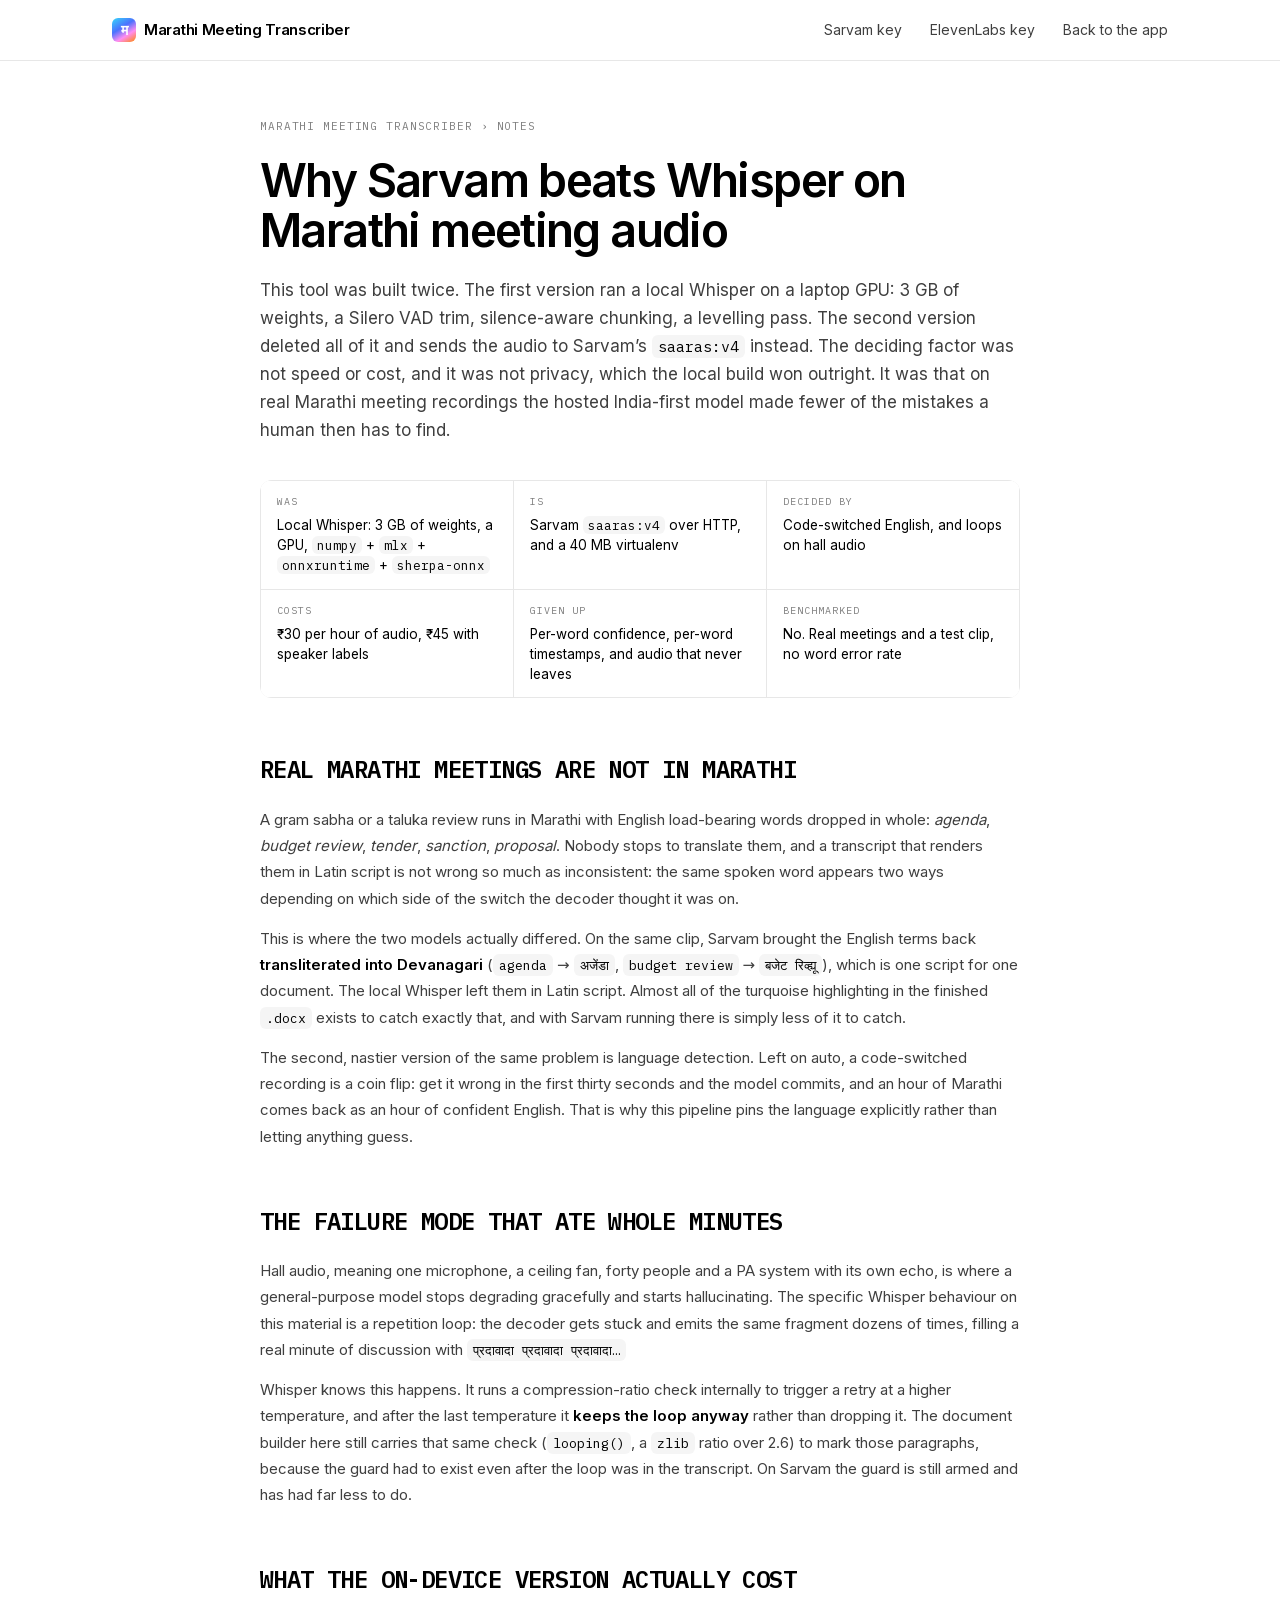
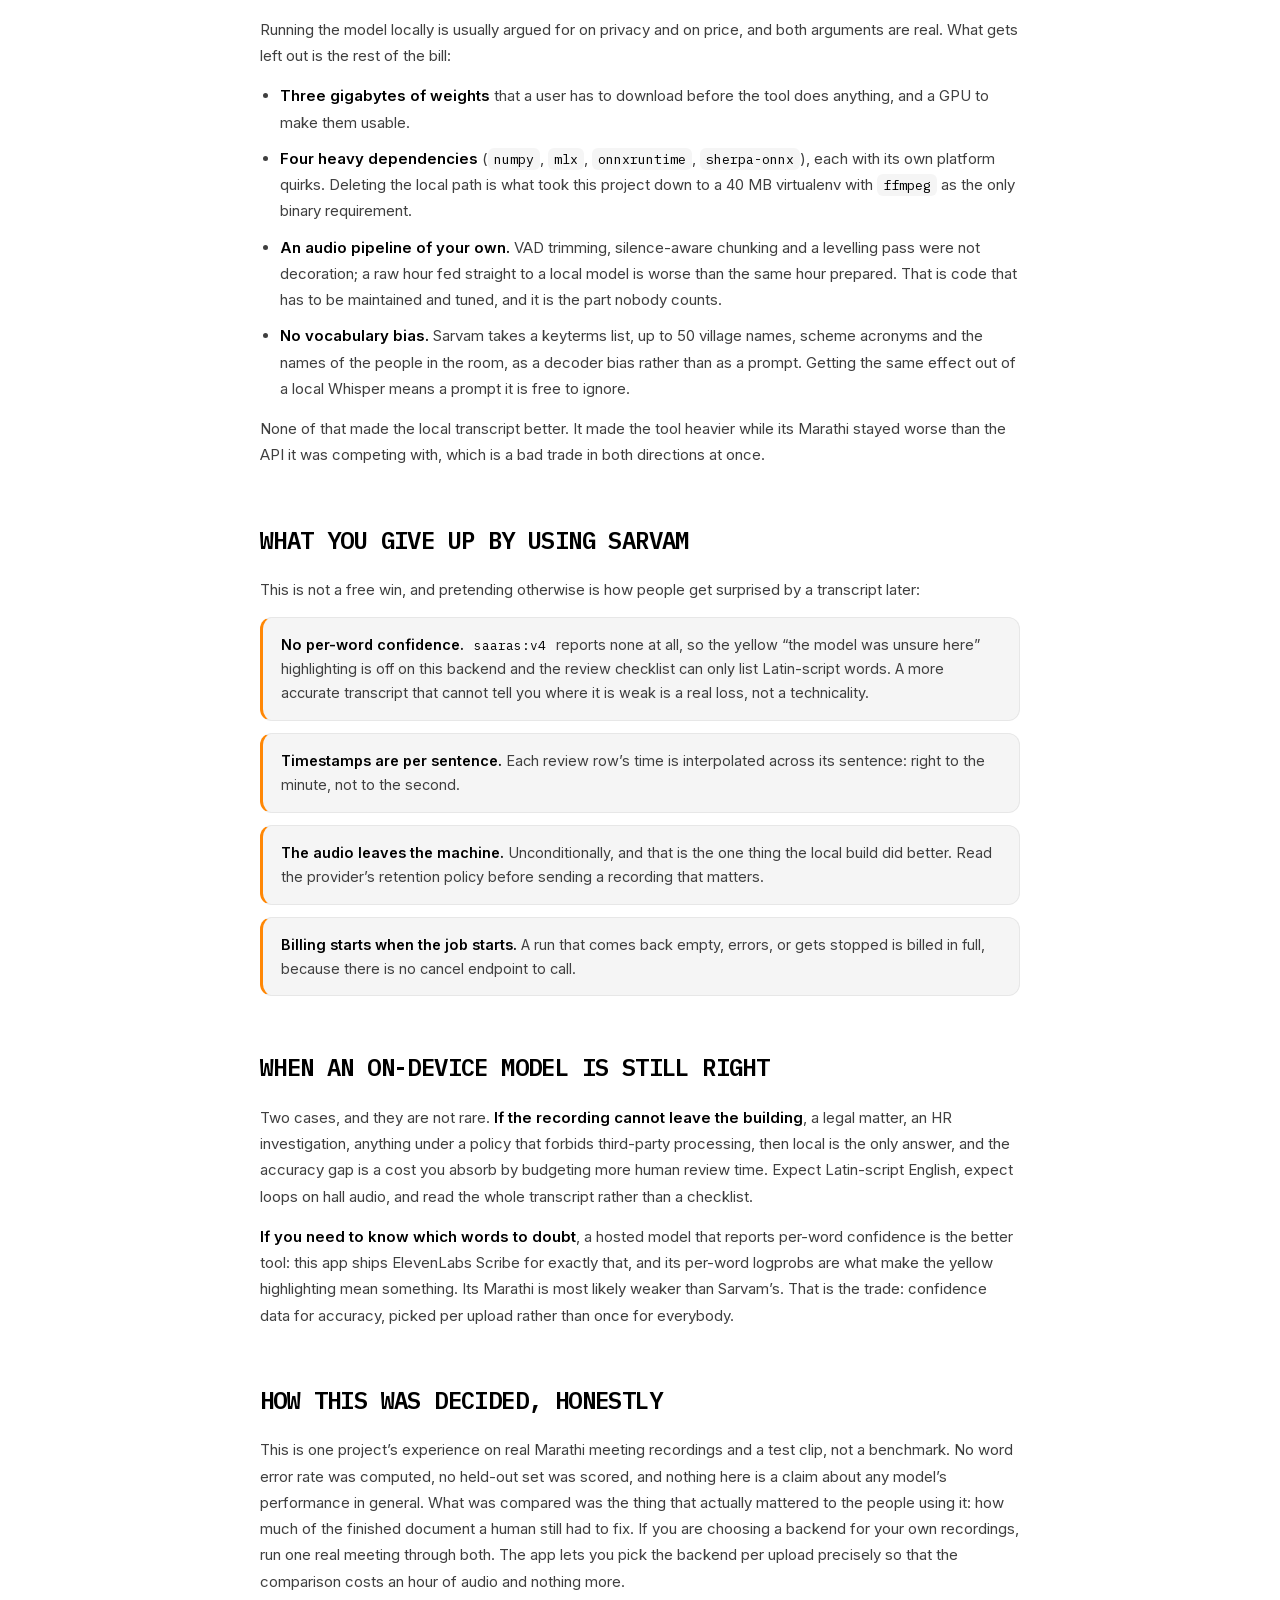
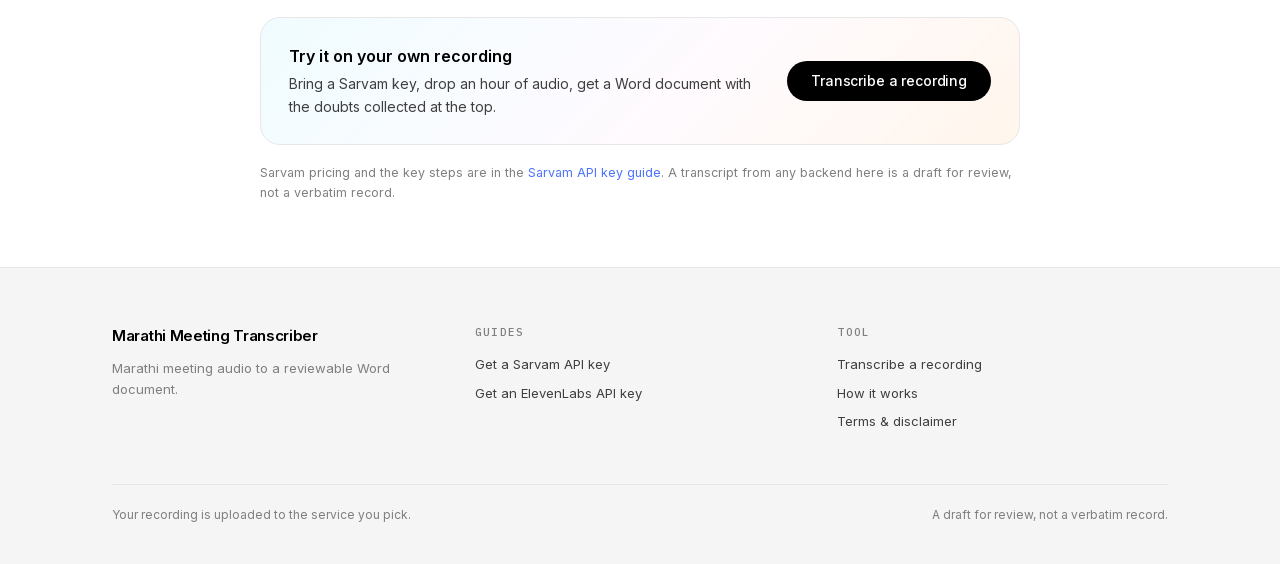
<file: static/blog-why-sarvam-marathi.html>
<!DOCTYPE html>
<html lang="en">
<head>
  <meta charset="utf-8" />
  <meta name="viewport" content="width=device-width, initial-scale=1" />
  <!--canonical-->
  <title>Why Sarvam beats Whisper on Marathi meeting audio</title>
  <meta name="description" content="This project shipped on a local Whisper build and then deleted it. What Sarvam's saaras:v4 did better on real Marathi meeting recordings, what it gives up, and when an on-device model is still the right call." />
  <meta name="robots" content="index,follow" />
  <meta property="og:type" content="article" />
  <meta property="og:title" content="Why Sarvam beats Whisper on Marathi meeting audio" />
  <meta property="og:description" content="What an India-first ASR model got right on code-switched Marathi that 3 GB of local weights did not, and the three things it gives up in exchange." />
  <link rel="stylesheet" href="/static/fonts.css" />
  <link rel="stylesheet" href="/static/style.css" />
  <link rel="stylesheet" href="/static/portal.css" />
  <link rel="icon" href="data:image/svg+xml,<svg xmlns='http://www.w3.org/2000/svg' viewBox='0 0 100 100'><defs><linearGradient id='g' x1='0' y1='0' x2='.7' y2='1'><stop offset='0' stop-color='%2337d7fa'/><stop offset='.4' stop-color='%234b72fe'/><stop offset='.68' stop-color='%23ff8df2'/><stop offset='1' stop-color='%23ff8705'/></linearGradient></defs><rect width='100' height='100' rx='22' fill='url(%23g)'/><text x='50' y='72' text-anchor='middle' font-family='system-ui' font-size='58' font-weight='700' fill='%23fff'>म</text></svg>" />
  <script type="application/ld+json">{"@context":"https://schema.org","@type":"BlogPosting","headline":"Why Sarvam beats Whisper on Marathi meeting audio","description":"What an India-first ASR model got right on code-switched Marathi that 3 GB of local weights did not, and the three things it gives up in exchange.","datePublished":"2026-09-11","inLanguage":"en","keywords":"Marathi transcription, Sarvam AI, saaras:v4, Whisper, on-device ASR, code-switching, Devanagari"}</script>
</head>
<body>

<header class="nav">
  <div class="wrap">
    <a class="brand" href="/"><span class="mark">म</span> Marathi Meeting Transcriber</a>
    <nav>
      <a href="/help/sarvam-api-key">Sarvam key</a>
      <a href="/help/elevenlabs-api-key">ElevenLabs key</a>
      <a href="/">Back to the app</a>
    </nav>
  </div>
</header>

<div class="wrap">
  <article class="guide">
    <p class="crumb"><a href="/">Marathi Meeting Transcriber</a> &rsaquo; Notes</p>
    <h1>Why Sarvam beats Whisper on Marathi meeting audio</h1>
    <p class="lede">This tool was built twice. The first version ran a local Whisper on
      a laptop GPU: 3 GB of weights, a Silero VAD trim, silence-aware chunking, a
      levelling pass. The second version deleted all of it and sends the audio to
      Sarvam&rsquo;s <code>saaras:v4</code> instead. The deciding factor was not speed
      or cost, and it was not privacy, which the local build won outright. It was that
      on real Marathi meeting recordings the hosted India-first model made fewer of the
      mistakes a human then has to find.</p>

    <dl class="facts">
      <div class="fact"><dt>Was</dt><dd>Local Whisper: 3 GB of weights, a GPU, <code>numpy</code> + <code>mlx</code> + <code>onnxruntime</code> + <code>sherpa-onnx</code></dd></div>
      <div class="fact"><dt>Is</dt><dd>Sarvam <code>saaras:v4</code> over HTTP, and a 40 MB virtualenv</dd></div>
      <div class="fact"><dt>Decided by</dt><dd>Code-switched English, and loops on hall audio</dd></div>
      <div class="fact"><dt>Costs</dt><dd>&#8377;30 per hour of audio, &#8377;45 with speaker labels</dd></div>
      <div class="fact"><dt>Given up</dt><dd>Per-word confidence, per-word timestamps, and audio that never leaves</dd></div>
      <div class="fact"><dt>Benchmarked</dt><dd>No. Real meetings and a test clip, no word error rate</dd></div>
    </dl>

    <h2 id="code-switching">Real Marathi meetings are not in Marathi</h2>
    <p>A gram sabha or a taluka review runs in Marathi with English load-bearing
      words dropped in whole: <em>agenda</em>, <em>budget review</em>, <em>tender</em>,
      <em>sanction</em>, <em>proposal</em>. Nobody stops to translate them, and a
      transcript that renders them in Latin script is not wrong so much as
      inconsistent: the same spoken word appears two ways depending on which side of
      the switch the decoder thought it was on.</p>
    <p>This is where the two models actually differed. On the same clip, Sarvam brought
      the English terms back <strong>transliterated into Devanagari</strong>
      (<code>agenda</code> &rarr; <code>अजेंडा</code>, <code>budget review</code> &rarr;
      <code>बजेट रिव्ह्यू</code>), which is one script for one document. The local
      Whisper left them in Latin script. Almost all of the turquoise highlighting in
      the finished <code>.docx</code> exists to catch exactly that, and with Sarvam
      running there is simply less of it to catch.</p>
    <p>The second, nastier version of the same problem is language detection. Left on
      auto, a code-switched recording is a coin flip: get it wrong in the first thirty
      seconds and the model commits, and an hour of Marathi comes back as an hour of
      confident English. That is why this pipeline pins the language explicitly rather
      than letting anything guess.</p>

    <h2 id="loops">The failure mode that ate whole minutes</h2>
    <p>Hall audio, meaning one microphone, a ceiling fan, forty people and a PA
      system with its own echo, is where a general-purpose model stops degrading
      gracefully and starts hallucinating. The specific Whisper behaviour on this
      material is a repetition loop: the decoder gets stuck and emits the same fragment dozens of
      times, filling a real minute of discussion with
      <code>प्रदावादा प्रदावादा प्रदावादा&hellip;</code></p>
    <p>Whisper knows this happens. It runs a compression-ratio check internally to
      trigger a retry at a higher temperature, and after the last temperature it
      <strong>keeps the loop anyway</strong> rather than dropping it. The document
      builder here still carries that same check (<code>looping()</code>, a
      <code>zlib</code> ratio over 2.6) to mark those paragraphs, because the guard
      had to exist even after the loop was in the transcript. On Sarvam the guard is
      still armed and has had far less to do.</p>

    <h2 id="local-cost">What the on-device version actually cost</h2>
    <p>Running the model locally is usually argued for on privacy and on price, and
      both arguments are real. What gets left out is the rest of the bill:</p>
    <ul class="plain">
      <li><strong>Three gigabytes of weights</strong> that a user has to download
        before the tool does anything, and a GPU to make them usable.</li>
      <li><strong>Four heavy dependencies</strong> (<code>numpy</code>,
        <code>mlx</code>, <code>onnxruntime</code>, <code>sherpa-onnx</code>),
        each with its own platform quirks. Deleting the local path is what took this
        project down to a 40 MB virtualenv with <code>ffmpeg</code> as the only
        binary requirement.</li>
      <li><strong>An audio pipeline of your own.</strong> VAD trimming, silence-aware
        chunking and a levelling pass were not decoration; a raw hour fed straight to
        a local model is worse than the same hour prepared. That is code that has to
        be maintained and tuned, and it is the part nobody counts.</li>
      <li><strong>No vocabulary bias.</strong> Sarvam takes a keyterms list, up
        to 50 village names, scheme acronyms and the names of the people in the room,
        as a decoder bias rather than as a prompt. Getting the same effect out of a
        local Whisper means a prompt it is free to ignore.</li>
    </ul>
    <p>None of that made the local transcript better. It made the tool heavier while
      its Marathi stayed worse than the API it was competing with, which is a bad
      trade in both directions at once.</p>

    <h2 id="tradeoffs">What you give up by using Sarvam</h2>
    <p>This is not a free win, and pretending otherwise is how people get surprised by
      a transcript later:</p>
    <ul class="watch">
      <li><strong>No per-word confidence.</strong> <code>saaras:v4</code> reports none
        at all, so the yellow &ldquo;the model was unsure here&rdquo; highlighting is
        off on this backend and the review checklist can only list Latin-script words.
        A more accurate transcript that cannot tell you where it is weak is a real
        loss, not a technicality.</li>
      <li><strong>Timestamps are per sentence.</strong> Each review row&rsquo;s time is
        interpolated across its sentence: right to the minute, not to the second.</li>
      <li><strong>The audio leaves the machine.</strong> Unconditionally, and that is
        the one thing the local build did better. Read the provider&rsquo;s retention
        policy before sending a recording that matters.</li>
      <li><strong>Billing starts when the job starts.</strong> A run that comes back
        empty, errors, or gets stopped is billed in full, because there is no cancel
        endpoint to call.</li>
    </ul>

    <h2 id="when-not">When an on-device model is still right</h2>
    <p>Two cases, and they are not rare. <strong>If the recording cannot leave the
      building</strong>, a legal matter, an HR investigation, anything under a
      policy that forbids third-party processing, then local is the only
      answer, and the accuracy gap is a cost you absorb by budgeting more human review
      time. Expect Latin-script English, expect loops on hall audio, and read the
      whole transcript rather than a checklist.</p>
    <p><strong>If you need to know which words to doubt</strong>, a hosted model that
      reports per-word confidence is the better tool: this app ships ElevenLabs Scribe
      for exactly that, and its per-word logprobs are what make the yellow
      highlighting mean something. Its Marathi is most likely weaker than
      Sarvam&rsquo;s. That is the trade: confidence data for accuracy, picked per
      upload rather than once for everybody.</p>

    <h2 id="method">How this was decided, honestly</h2>
    <p>This is one project&rsquo;s experience on real Marathi meeting recordings and a
      test clip, not a benchmark. No word error rate was computed, no held-out set was
      scored, and nothing here is a claim about any model&rsquo;s performance in
      general. What was compared was the thing that actually mattered to the people
      using it: how much of the finished document a human still had to fix. If you are
      choosing a backend for your own recordings, run one real meeting through both.
      The app lets you pick the backend per upload precisely so that the comparison
      costs an hour of audio and nothing more.</p>
  </article>
</div>

<div class="wrap">
  <div class="guide-cta">
    <div>
      <strong>Try it on your own recording</strong>
      <p>Bring a Sarvam key, drop an hour of audio, get a Word document with the
        doubts collected at the top.</p>
    </div>
    <a class="button" href="/">Transcribe a recording</a>
  </div>
  <p class="guide-note">Sarvam pricing and the key steps are in the
    <a href="/help/sarvam-api-key">Sarvam API key guide</a>. A transcript from any
    backend here is a draft for review, not a verbatim record.</p>
</div>

<footer>
  <div class="wrap">
    <div class="foot-cols">
      <div>
        <strong>Marathi Meeting Transcriber</strong>
        <p>Marathi meeting audio to a reviewable Word document.</p>
      </div>
      <div>
        <span class="label">Guides</span>
        <a href="/help/sarvam-api-key">Get a Sarvam API key</a>
        <a href="/help/elevenlabs-api-key">Get an ElevenLabs API key</a>
      </div>
      <div>
        <span class="label">Tool</span>
        <a href="/">Transcribe a recording</a>
        <a href="/#how">How it works</a>
        <a href="/terms">Terms &amp; disclaimer</a>
      </div>
    </div>
    <div class="foot-base">
      <span>Your recording is uploaded to the service you pick.</span>
      <span>A draft for review, not a verbatim record.</span>
    </div>
  </div>
</footer>

</body>
</html>
</file>
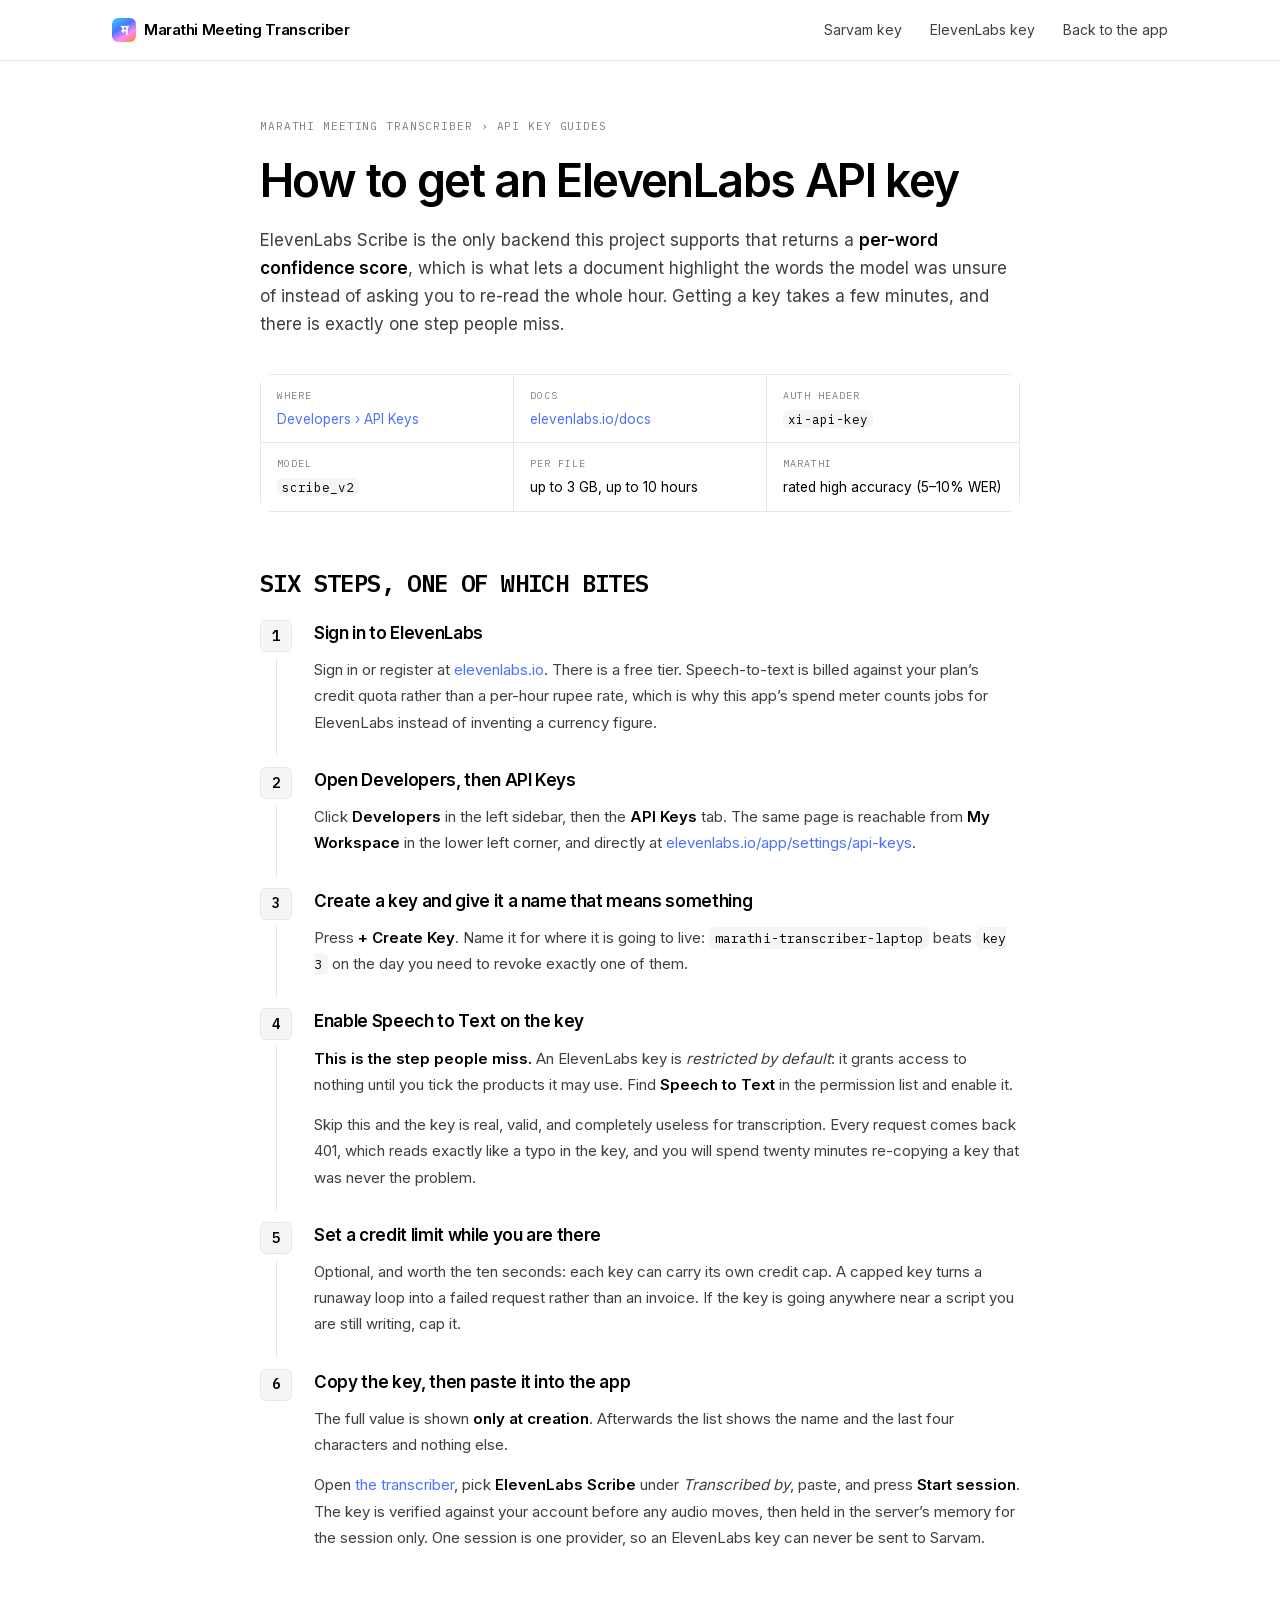
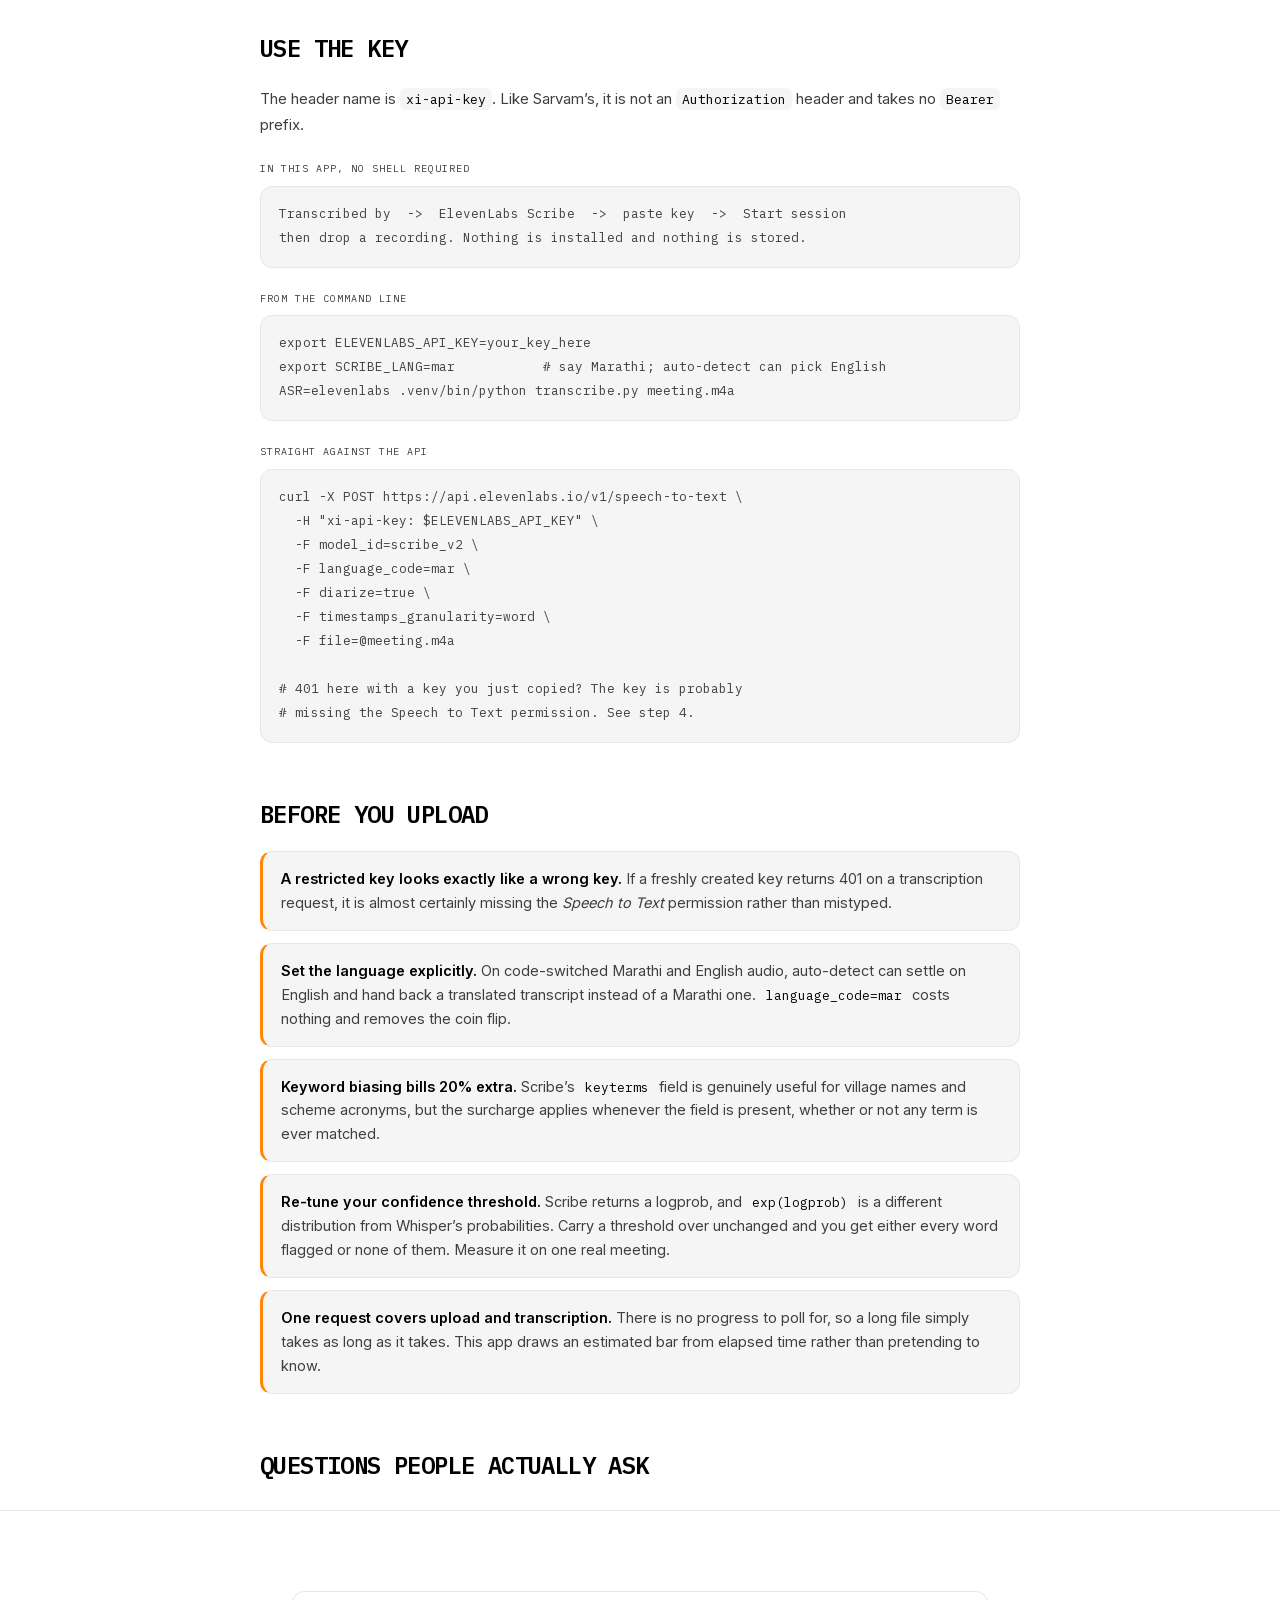
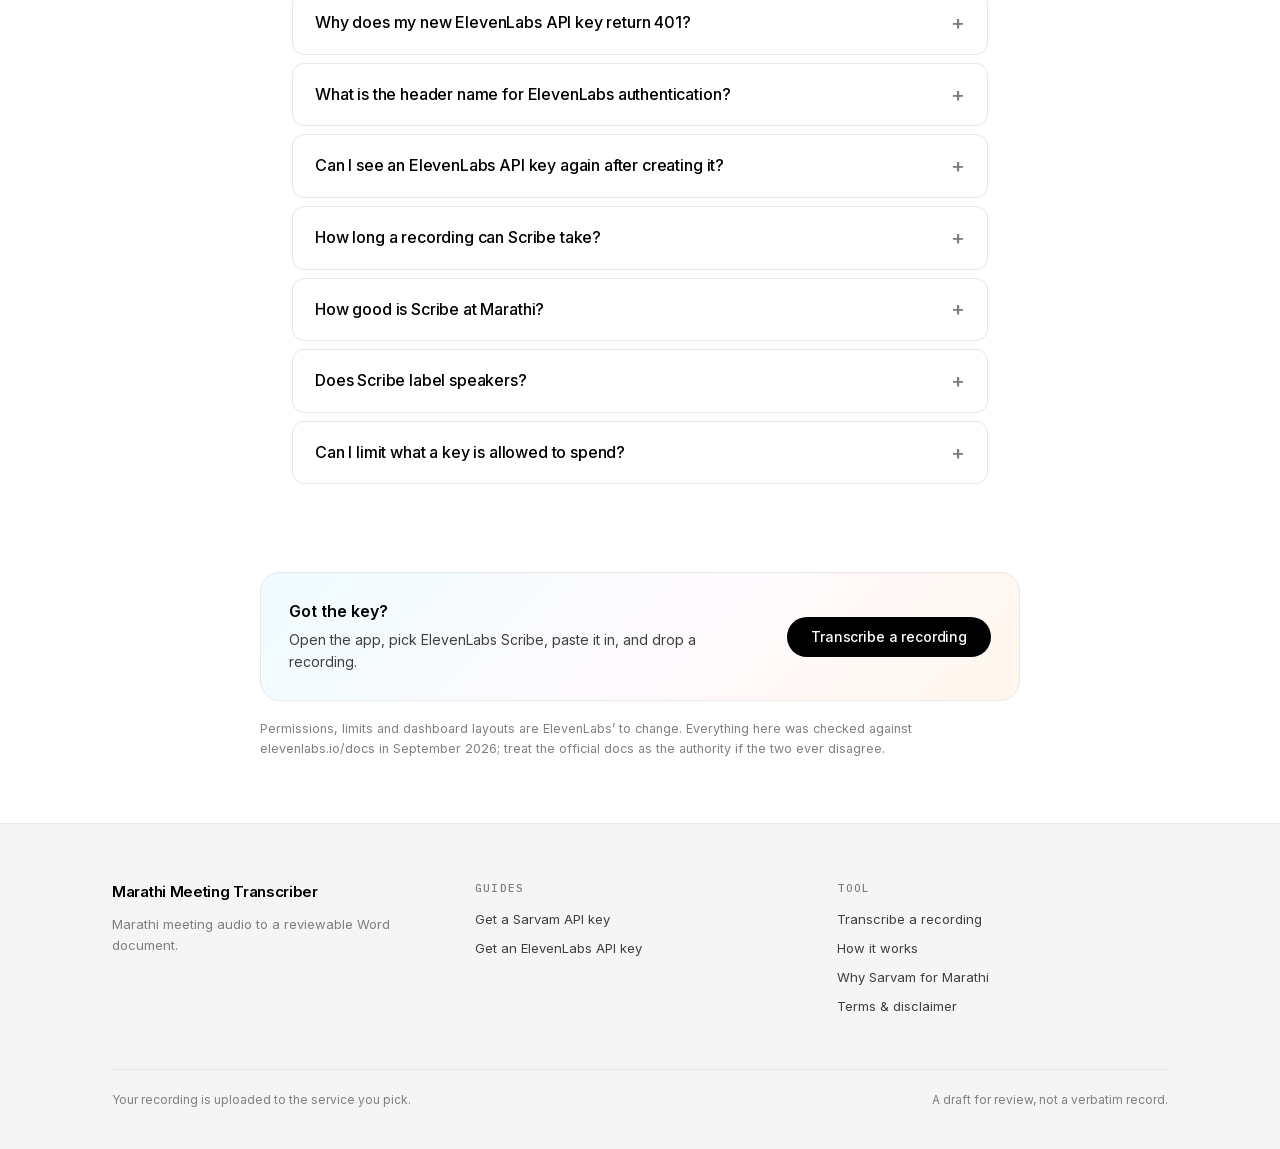
<file: static/help-elevenlabs-api-key.html>
<!DOCTYPE html>
<html lang="en">
<head>
  <meta charset="utf-8" />
  <meta name="viewport" content="width=device-width, initial-scale=1" />
  <!--canonical-->
  <title>How to get an ElevenLabs API key for Scribe speech-to-text (2026 guide)</title>
  <meta name="description" content="Create an ElevenLabs API key, enable the Speech to Text permission it needs, and use it to transcribe Marathi with Scribe v2. Steps, the restricted-key trap, and per-word confidence." />
  <meta name="robots" content="index,follow" />
  <meta property="og:type" content="article" />
  <meta property="og:title" content="How to get an ElevenLabs API key for Scribe speech-to-text (2026 guide)" />
  <meta property="og:description" content="Create an ElevenLabs API key, enable the Speech to Text permission it needs, and use it to transcribe Marathi with Scribe v2. Steps, the restricted-key trap, and per-word confidence." />
  <link rel="stylesheet" href="/static/fonts.css" />
  <link rel="stylesheet" href="/static/style.css" />
  <link rel="stylesheet" href="/static/portal.css" />
  <link rel="icon" href="data:image/svg+xml,<svg xmlns='http://www.w3.org/2000/svg' viewBox='0 0 100 100'><defs><linearGradient id='g' x1='0' y1='0' x2='.7' y2='1'><stop offset='0' stop-color='%2337d7fa'/><stop offset='.4' stop-color='%234b72fe'/><stop offset='.68' stop-color='%23ff8df2'/><stop offset='1' stop-color='%23ff8705'/></linearGradient></defs><rect width='100' height='100' rx='22' fill='url(%23g)'/><text x='50' y='72' text-anchor='middle' font-family='system-ui' font-size='58' font-weight='700' fill='%23fff'>म</text></svg>" />
  <script type="application/ld+json">[{"@context": "https://schema.org", "@type": "HowTo", "name": "How to get an ElevenLabs API key for Scribe speech-to-text (2026 guide)", "description": "Create an ElevenLabs API key, enable the Speech to Text permission it needs, and use it to transcribe Marathi with Scribe v2. Steps, the restricted-key trap, and per-word confidence.", "totalTime": "PT5M", "step": [{"@type": "HowToStep", "position": 1, "name": "Sign in to ElevenLabs", "text": "Sign in or register at elevenlabs.io. A free tier exists; Scribe usage is billed against your plan's credit quota."}, {"@type": "HowToStep", "position": 2, "name": "Open Developers, then API Keys", "text": "Click Developers in the left sidebar and choose the API Keys tab. It can also be reached from My Workspace in the lower left."}, {"@type": "HowToStep", "position": 3, "name": "Create a key and give it a name that means something", "text": "Press Create Key and name it for where it will be used, so that revoking the right one later is obvious."}, {"@type": "HowToStep", "position": 4, "name": "Enable Speech to Text on the key", "text": "This is the step people miss. New keys are restricted by default and grant no product access until you tick it. Enable Speech to Text or every transcription request fails with 401."}, {"@type": "HowToStep", "position": 5, "name": "Set a credit limit while you are there", "text": "Optionally cap how many credits this key may spend. A cap turns a runaway loop into a failed request instead of an invoice."}, {"@type": "HowToStep", "position": 6, "name": "Copy the key, then paste it into the app", "text": "The full key is shown only at creation; afterwards only the last four characters are visible. Copy it, then paste it into the transcriber and press Start session."}]}, {"@context": "https://schema.org", "@type": "FAQPage", "mainEntity": [{"@type": "Question", "name": "Why does my new ElevenLabs API key return 401?", "acceptedAnswer": {"@type": "Answer", "text": "Because new keys are restricted by default and grant no product access until you enable it. Open the key in Developers > API Keys and tick Speech to Text. A key without that permission is valid but rejects every transcription request, which is indistinguishable from a wrong key."}}, {"@type": "Question", "name": "What is the header name for ElevenLabs authentication?", "acceptedAnswer": {"@type": "Answer", "text": "xi-api-key. It is not an Authorization header and there is no Bearer prefix."}}, {"@type": "Question", "name": "Can I see an ElevenLabs API key again after creating it?", "acceptedAnswer": {"@type": "Answer", "text": "No. The full value appears only at creation. Afterwards the dashboard shows the key's name and its last four characters. If you lose it, create a new key and delete the old one."}}, {"@type": "Question", "name": "How long a recording can Scribe take?", "acceptedAnswer": {"@type": "Answer", "text": "Up to 3 GB and up to 10 hours per request in standard mode, which is far beyond any normal meeting. Sarvam, by contrast, caps a single file at 2 hours."}}, {"@type": "Question", "name": "How good is Scribe at Marathi?", "acceptedAnswer": {"@type": "Answer", "text": "ElevenLabs rates Marathi in its high-accuracy band, between 5% and 10% word error rate. For code-switched meeting audio it is a reasonable choice, and it is the only option here that reports per-word confidence, so uncertain words can be highlighted for review."}}, {"@type": "Question", "name": "Does Scribe label speakers?", "acceptedAnswer": {"@type": "Answer", "text": "Yes, up to 32 speakers with diarization enabled, and unlike Sarvam it does not charge a different rate for it."}}, {"@type": "Question", "name": "Can I limit what a key is allowed to spend?", "acceptedAnswer": {"@type": "Answer", "text": "Yes. Each key can carry its own credit cap, set when you create it or later by editing it. It is the cheapest insurance there is against a loop you did not mean to write."}}]}]</script>
</head>
<body>

<header class="nav">
  <div class="wrap">
    <a class="brand" href="/"><span class="mark">म</span> Marathi Meeting Transcriber</a>
    <nav>
      <a href="/help/sarvam-api-key">Sarvam key</a>
      <a href="/help/elevenlabs-api-key">ElevenLabs key</a>
      <a href="/">Back to the app</a>
    </nav>
  </div>
</header>

<div class="wrap">
  <article class="guide">
    <p class="crumb"><a href="/">Marathi Meeting Transcriber</a> &rsaquo; API key guides</p>
    <h1>How to get an ElevenLabs API key</h1>
    <p class="lede">ElevenLabs Scribe is the only backend this project supports that returns a <strong>per-word confidence score</strong>, which is what lets a document highlight the words the model was unsure of instead of asking you to re-read the whole hour. Getting a key takes a few minutes, and there is exactly one step people miss.</p>

    <dl class="facts">
        <div class="fact"><dt>Where</dt><dd><a href="https://elevenlabs.io/app/settings/api-keys" rel="noopener" target="_blank">Developers &rsaquo; API Keys</a></dd></div>
        <div class="fact"><dt>Docs</dt><dd><a href="https://elevenlabs.io/docs/capabilities/speech-to-text" rel="noopener" target="_blank">elevenlabs.io/docs</a></dd></div>
        <div class="fact"><dt>Auth header</dt><dd><code>xi-api-key</code></dd></div>
        <div class="fact"><dt>Model</dt><dd><code>scribe_v2</code></dd></div>
        <div class="fact"><dt>Per file</dt><dd>up to 3 GB, up to 10 hours</dd></div>
        <div class="fact"><dt>Marathi</dt><dd>rated high accuracy (5&ndash;10% WER)</dd></div>
    </dl>

    <h2 id="steps">Six steps, one of which bites</h2>
    <ol class="gsteps">
      <li class="gstep">
        <h3>Sign in to ElevenLabs</h3>
        <p>Sign in or register at <a href="https://elevenlabs.io/app/sign-in" rel="noopener" target="_blank">elevenlabs.io</a>. There is a free tier. Speech-to-text is billed against your plan&rsquo;s credit quota rather than a per-hour rupee rate, which is why this app&rsquo;s spend meter counts jobs for ElevenLabs instead of inventing a currency figure.</p>
      </li>
      <li class="gstep">
        <h3>Open Developers, then API Keys</h3>
        <p>Click <strong>Developers</strong> in the left sidebar, then the <strong>API Keys</strong> tab. The same page is reachable from <strong>My Workspace</strong> in the lower left corner, and directly at <a href="https://elevenlabs.io/app/settings/api-keys" rel="noopener" target="_blank">elevenlabs.io/app/settings/api-keys</a>.</p>
      </li>
      <li class="gstep">
        <h3>Create a key and give it a name that means something</h3>
        <p>Press <strong>+ Create Key</strong>. Name it for where it is going to live: <code>marathi-transcriber-laptop</code> beats <code>key 3</code> on the day you need to revoke exactly one of them.</p>
      </li>
      <li class="gstep">
        <h3>Enable Speech to Text on the key</h3>
        <p><strong>This is the step people miss.</strong> An ElevenLabs key is <em>restricted by default</em>: it grants access to nothing until you tick the products it may use. Find <strong>Speech to Text</strong> in the permission list and enable it.</p><p>Skip this and the key is real, valid, and completely useless for transcription. Every request comes back 401, which reads exactly like a typo in the key, and you will spend twenty minutes re-copying a key that was never the problem.</p>
      </li>
      <li class="gstep">
        <h3>Set a credit limit while you are there</h3>
        <p>Optional, and worth the ten seconds: each key can carry its own credit cap. A capped key turns a runaway loop into a failed request rather than an invoice. If the key is going anywhere near a script you are still writing, cap it.</p>
      </li>
      <li class="gstep">
        <h3>Copy the key, then paste it into the app</h3>
        <p>The full value is shown <strong>only at creation</strong>. Afterwards the list shows the name and the last four characters and nothing else.</p><p>Open <a href="/">the transcriber</a>, pick <strong>ElevenLabs Scribe</strong> under <em>Transcribed by</em>, paste, and press <strong>Start session</strong>. The key is verified against your account before any audio moves, then held in the server&rsquo;s memory for the session only. One session is one provider, so an ElevenLabs key can never be sent to Sarvam.</p>
      </li>
    </ol>

    <h2 id="use-it">Use the key</h2>
    <p>The header name is <code>xi-api-key</code>. Like Sarvam&rsquo;s, it is not an <code>Authorization</code> header and takes no <code>Bearer</code> prefix.</p>
    <p class="snippet-label">In this app, no shell required</p>
    <pre class="snippet"><code>Transcribed by  -&gt;  ElevenLabs Scribe  -&gt;  paste key  -&gt;  Start session
then drop a recording. Nothing is installed and nothing is stored.</code></pre>
    <p class="snippet-label">From the command line</p>
    <pre class="snippet"><code>export ELEVENLABS_API_KEY=your_key_here
export SCRIBE_LANG=mar           # say Marathi; auto-detect can pick English
ASR=elevenlabs .venv/bin/python transcribe.py meeting.m4a</code></pre>
    <p class="snippet-label">Straight against the API</p>
    <pre class="snippet"><code>curl -X POST https://api.elevenlabs.io/v1/speech-to-text \
  -H &quot;xi-api-key: $ELEVENLABS_API_KEY&quot; \
  -F model_id=scribe_v2 \
  -F language_code=mar \
  -F diarize=true \
  -F timestamps_granularity=word \
  -F file=@meeting.m4a

# 401 here with a key you just copied? The key is probably
# missing the Speech to Text permission. See step 4.</code></pre>

    <h2 id="watch-out">Before you upload</h2>
    <ul class="watch">
      <li><strong>A restricted key looks exactly like a wrong key.</strong> If a freshly created key returns 401 on a transcription request, it is almost certainly missing the <em>Speech to Text</em> permission rather than mistyped.</li>
      <li><strong>Set the language explicitly.</strong> On code-switched Marathi and English audio, auto-detect can settle on English and hand back a translated transcript instead of a Marathi one. <code>language_code=mar</code> costs nothing and removes the coin flip.</li>
      <li><strong>Keyword biasing bills 20% extra.</strong> Scribe&rsquo;s <code>keyterms</code> field is genuinely useful for village names and scheme acronyms, but the surcharge applies whenever the field is present, whether or not any term is ever matched.</li>
      <li><strong>Re-tune your confidence threshold.</strong> Scribe returns a logprob, and <code>exp(logprob)</code> is a different distribution from Whisper&rsquo;s probabilities. Carry a threshold over unchanged and you get either every word flagged or none of them. Measure it on one real meeting.</li>
      <li><strong>One request covers upload and transcription.</strong> There is no progress to poll for, so a long file simply takes as long as it takes. This app draws an estimated bar from elapsed time rather than pretending to know.</li>
    </ul>

    <h2 id="faq">Questions people actually ask</h2>
  </article>
</div>

<section class="band faq guide-faq">
  <div class="wrap">
    <details>
      <summary>Why does my new ElevenLabs API key return 401?</summary>
      <p>Because new keys are restricted by default and grant no product access until you enable it. Open the key in Developers > API Keys and tick Speech to Text. A key without that permission is valid but rejects every transcription request, which is indistinguishable from a wrong key.</p>
    </details>
    <details>
      <summary>What is the header name for ElevenLabs authentication?</summary>
      <p>xi-api-key. It is not an Authorization header and there is no Bearer prefix.</p>
    </details>
    <details>
      <summary>Can I see an ElevenLabs API key again after creating it?</summary>
      <p>No. The full value appears only at creation. Afterwards the dashboard shows the key's name and its last four characters. If you lose it, create a new key and delete the old one.</p>
    </details>
    <details>
      <summary>How long a recording can Scribe take?</summary>
      <p>Up to 3 GB and up to 10 hours per request in standard mode, which is far beyond any normal meeting. Sarvam, by contrast, caps a single file at 2 hours.</p>
    </details>
    <details>
      <summary>How good is Scribe at Marathi?</summary>
      <p>ElevenLabs rates Marathi in its high-accuracy band, between 5% and 10% word error rate. For code-switched meeting audio it is a reasonable choice, and it is the only option here that reports per-word confidence, so uncertain words can be highlighted for review.</p>
    </details>
    <details>
      <summary>Does Scribe label speakers?</summary>
      <p>Yes, up to 32 speakers with diarization enabled, and unlike Sarvam it does not charge a different rate for it.</p>
    </details>
    <details>
      <summary>Can I limit what a key is allowed to spend?</summary>
      <p>Yes. Each key can carry its own credit cap, set when you create it or later by editing it. It is the cheapest insurance there is against a loop you did not mean to write.</p>
    </details>
  </div>
</section>

<div class="wrap">
  <div class="guide-cta">
    <div>
      <strong>Got the key?</strong>
      <p>Open the app, pick ElevenLabs Scribe, paste it in, and drop a recording.</p>
    </div>
    <a class="button" href="/">Transcribe a recording</a>
  </div>
  <p class="guide-note">Permissions, limits and dashboard layouts are ElevenLabs&rsquo; to change. Everything here was checked against elevenlabs.io/docs in September 2026; treat the official docs as the authority if the two ever disagree.</p>
</div>

<footer>
  <div class="wrap">
    <div class="foot-cols">
      <div>
        <strong>Marathi Meeting Transcriber</strong>
        <p>Marathi meeting audio to a reviewable Word document.</p>
      </div>
      <div>
        <span class="label">Guides</span>
        <a href="/help/sarvam-api-key">Get a Sarvam API key</a>
        <a href="/help/elevenlabs-api-key">Get an ElevenLabs API key</a>
      </div>
      <div>
        <span class="label">Tool</span>
        <a href="/">Transcribe a recording</a>
        <a href="/#how">How it works</a>
        <a href="/blog/why-sarvam-marathi">Why Sarvam for Marathi</a>
        <a href="/terms">Terms &amp; disclaimer</a>
      </div>
    </div>
    <div class="foot-base">
      <span>Your recording is uploaded to the service you pick.</span>
      <span>A draft for review, not a verbatim record.</span>
    </div>
  </div>
</footer>

</body>
</html>
</file>
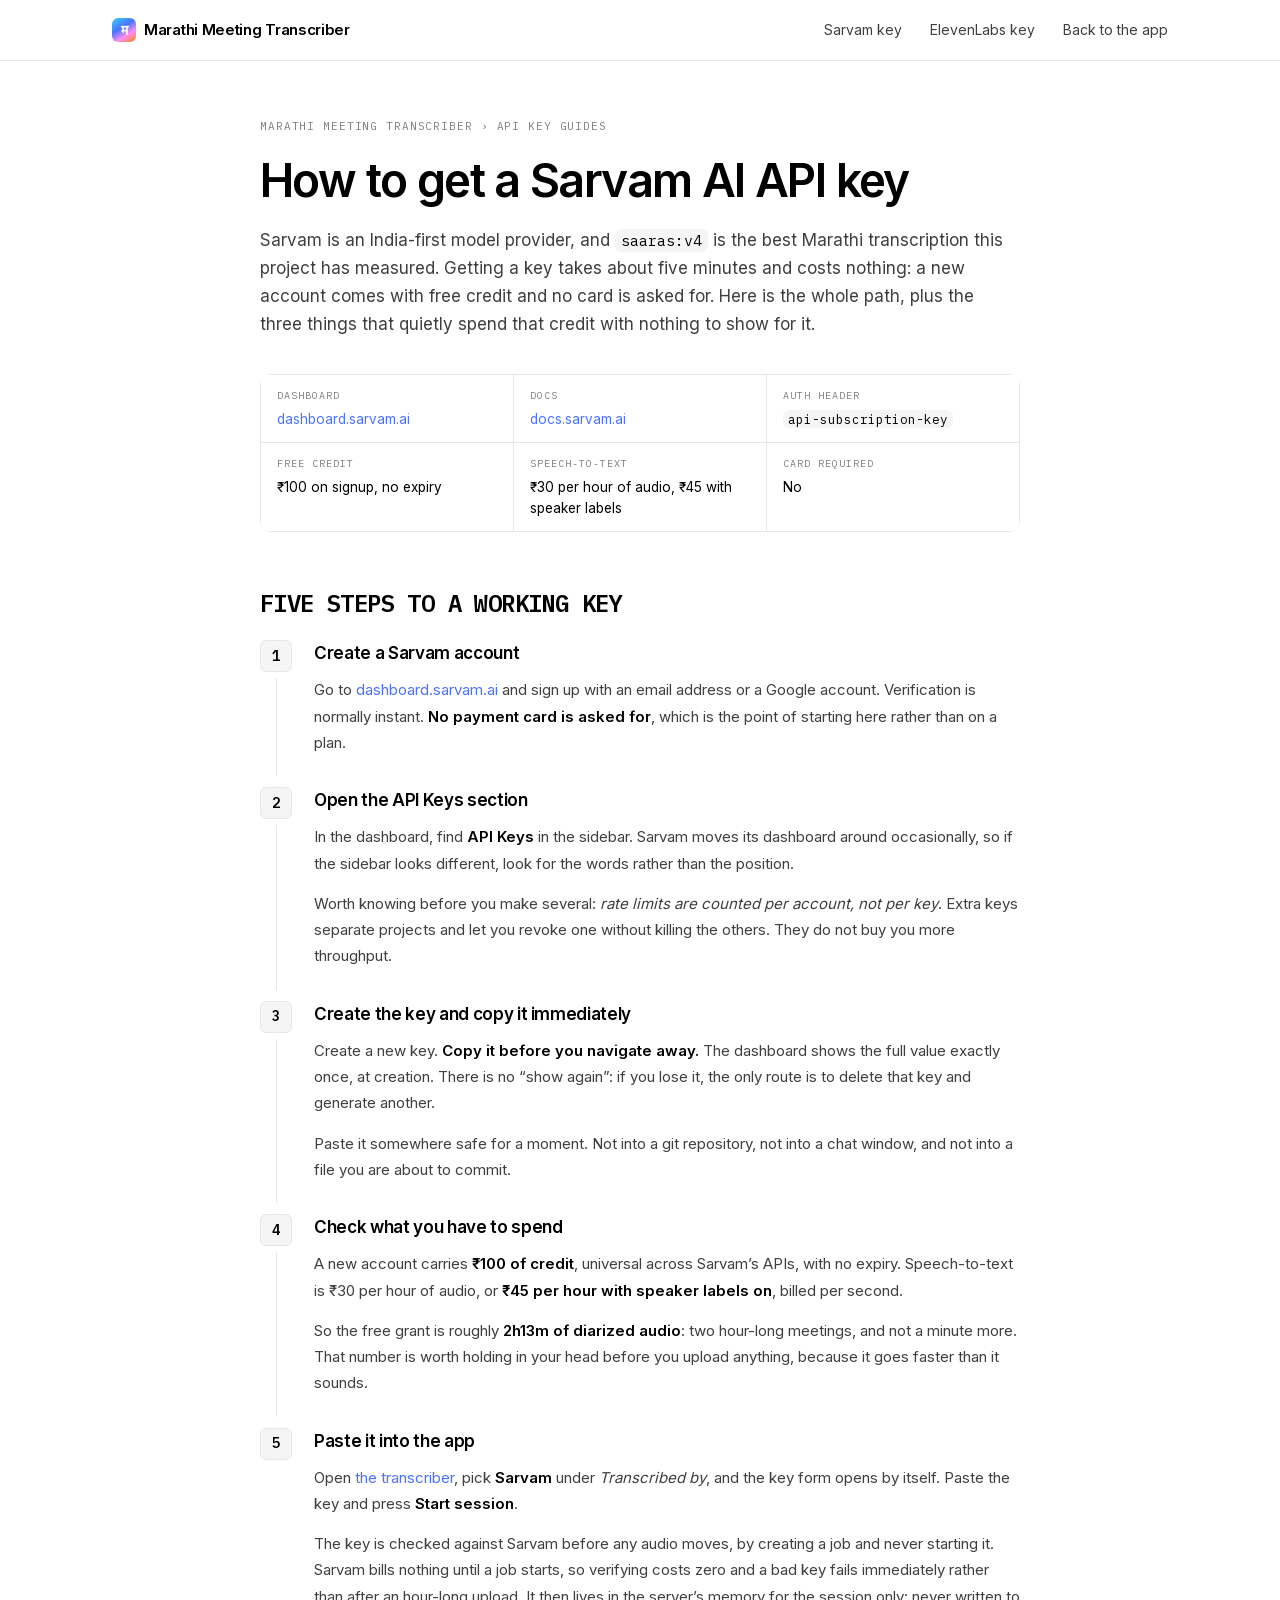
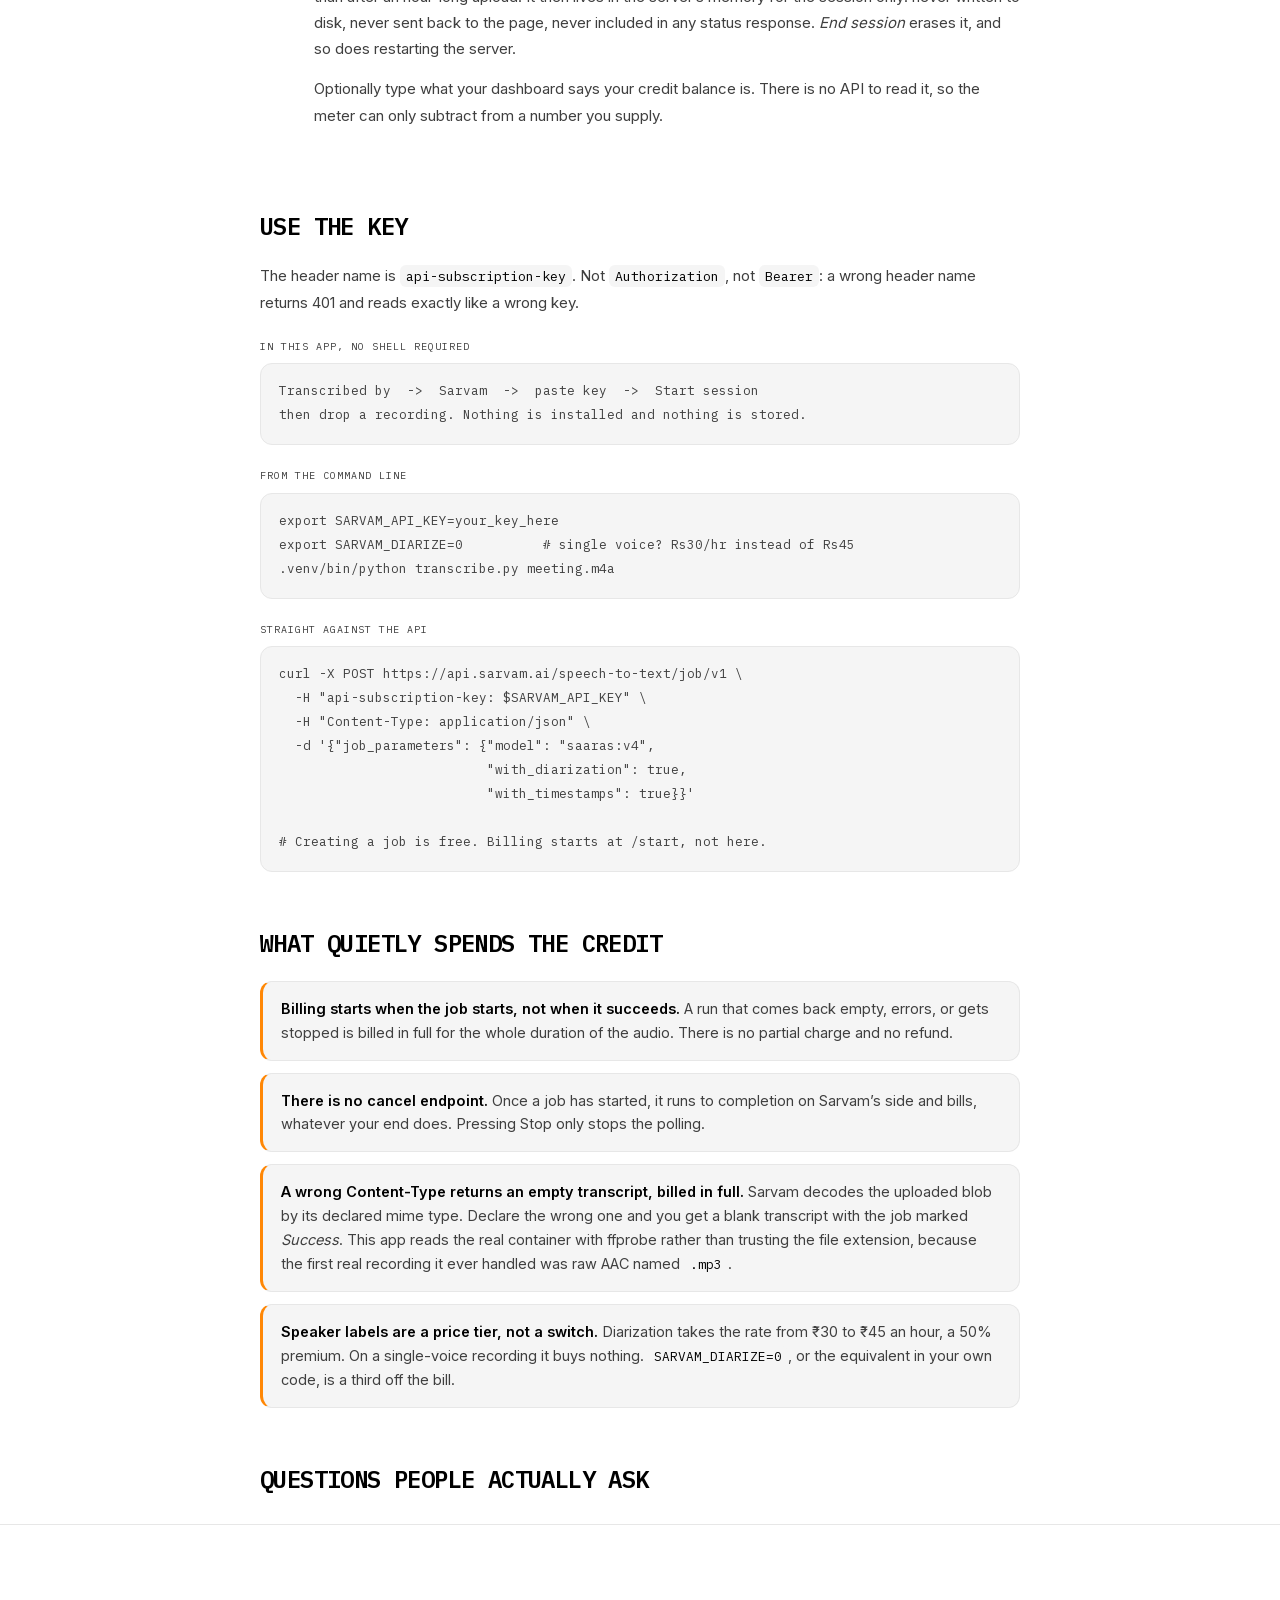
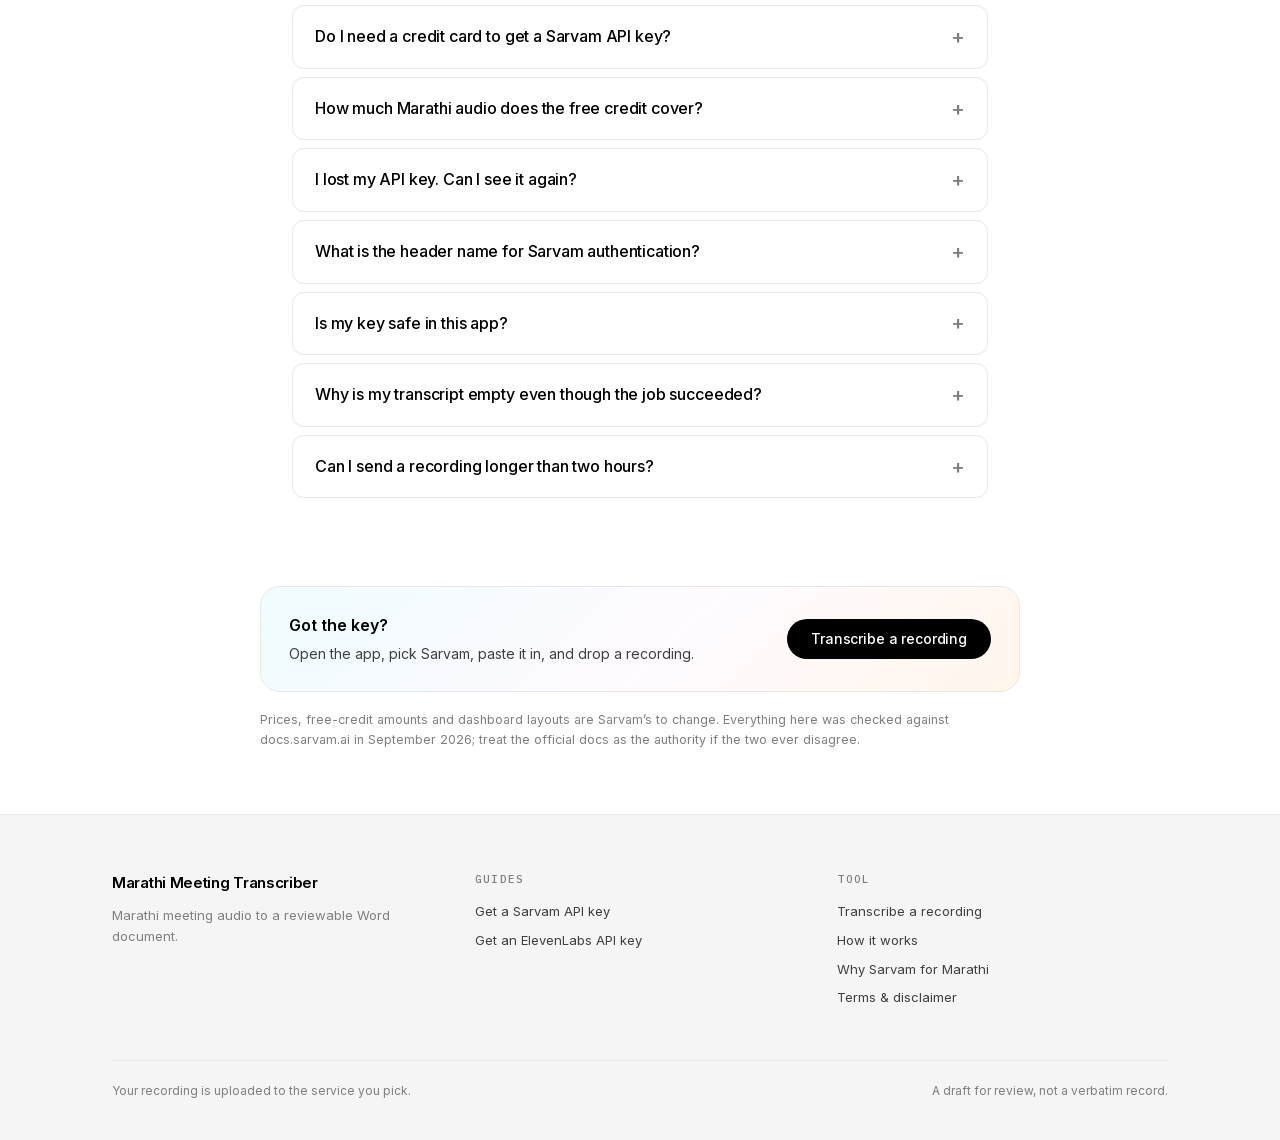
<file: static/help-sarvam-api-key.html>
<!DOCTYPE html>
<html lang="en">
<head>
  <meta charset="utf-8" />
  <meta name="viewport" content="width=device-width, initial-scale=1" />
  <!--canonical-->
  <title>How to get a Sarvam AI API key (2026 step-by-step guide)</title>
  <meta name="description" content="Create a Sarvam AI account, generate an api-subscription-key from the dashboard, and use it for Marathi speech-to-text. Steps, pricing, free credits and the mistakes that cost money." />
  <meta name="robots" content="index,follow" />
  <meta property="og:type" content="article" />
  <meta property="og:title" content="How to get a Sarvam AI API key (2026 step-by-step guide)" />
  <meta property="og:description" content="Create a Sarvam AI account, generate an api-subscription-key from the dashboard, and use it for Marathi speech-to-text. Steps, pricing, free credits and the mistakes that cost money." />
  <link rel="stylesheet" href="/static/fonts.css" />
  <link rel="stylesheet" href="/static/style.css" />
  <link rel="stylesheet" href="/static/portal.css" />
  <link rel="icon" href="data:image/svg+xml,<svg xmlns='http://www.w3.org/2000/svg' viewBox='0 0 100 100'><defs><linearGradient id='g' x1='0' y1='0' x2='.7' y2='1'><stop offset='0' stop-color='%2337d7fa'/><stop offset='.4' stop-color='%234b72fe'/><stop offset='.68' stop-color='%23ff8df2'/><stop offset='1' stop-color='%23ff8705'/></linearGradient></defs><rect width='100' height='100' rx='22' fill='url(%23g)'/><text x='50' y='72' text-anchor='middle' font-family='system-ui' font-size='58' font-weight='700' fill='%23fff'>म</text></svg>" />
  <script type="application/ld+json">[{"@context": "https://schema.org", "@type": "HowTo", "name": "How to get a Sarvam AI API key (2026 step-by-step guide)", "description": "Create a Sarvam AI account, generate an api-subscription-key from the dashboard, and use it for Marathi speech-to-text. Steps, pricing, free credits and the mistakes that cost money.", "totalTime": "PT5M", "step": [{"@type": "HowToStep", "position": 1, "name": "Create a Sarvam account", "text": "Go to dashboard.sarvam.ai and sign up with email or Google. Verification is normally instant and no payment card is requested."}, {"@type": "HowToStep", "position": 2, "name": "Open the API Keys section", "text": "In the dashboard sidebar, open API Keys. Rate limits are per account, not per key, so extra keys are for separating projects, not for more throughput."}, {"@type": "HowToStep", "position": 3, "name": "Create the key and copy it immediately", "text": "Click to create a new key and copy it at once. The dashboard shows the full key only at creation time; afterwards it cannot be retrieved, only deleted and replaced."}, {"@type": "HowToStep", "position": 4, "name": "Check what you have to spend", "text": "A new account gets Rs100 of credit that never expires. At Rs45 per hour with speaker labels on, that is about two hours and thirteen minutes of diarized audio."}, {"@type": "HowToStep", "position": 5, "name": "Paste it into the app", "text": "Open the transcriber, select Sarvam under Transcribed by, paste the key into the form and press Start session. The key is verified before any audio moves and is held in server memory only."}]}, {"@context": "https://schema.org", "@type": "FAQPage", "mainEntity": [{"@type": "Question", "name": "Do I need a credit card to get a Sarvam API key?", "acceptedAnswer": {"@type": "Answer", "text": "No. Signing up at dashboard.sarvam.ai takes an email address or a Google account, and a new account is credited with Rs100 automatically. A card is only needed when you want to add credit beyond that."}}, {"@type": "Question", "name": "How much Marathi audio does the free credit cover?", "acceptedAnswer": {"@type": "Answer", "text": "About 2 hours 13 minutes with speaker labels on, at Rs45 per hour of audio. With diarization off it is Rs30 per hour, so roughly 3 hours 20 minutes. Billing is per second of audio, not per request."}}, {"@type": "Question", "name": "I lost my API key. Can I see it again?", "acceptedAnswer": {"@type": "Answer", "text": "No. The dashboard shows the full key only at the moment of creation. Delete that key and create a new one; anything using the old key will stop working, which is exactly what you want if you lost it because it leaked."}}, {"@type": "Question", "name": "What is the header name for Sarvam authentication?", "acceptedAnswer": {"@type": "Answer", "text": "api-subscription-key. It is not an Authorization header and there is no Bearer prefix. Sending the right key under the wrong header name returns 401 and looks identical to sending a bad key."}}, {"@type": "Question", "name": "Is my key safe in this app?", "acceptedAnswer": {"@type": "Answer", "text": "It is held in the server's memory for the length of the session and nowhere else: never written to disk, never sent back to the browser, never included in any job or status response, and never handed to a different provider. Ending the session or restarting the server erases it. Closing the tab does not, so use the End session button."}}, {"@type": "Question", "name": "Why is my transcript empty even though the job succeeded?", "acceptedAnswer": {"@type": "Answer", "text": "Almost always a Content-Type that does not match the actual audio container. Sarvam decodes by the declared type, produces nothing usable, and still marks the job successful and bills it. Check the real format with ffprobe rather than trusting the file extension."}}, {"@type": "Question", "name": "Can I send a recording longer than two hours?", "acceptedAnswer": {"@type": "Answer", "text": "Not in one job: Sarvam caps a single file at 2 hours. Split it into parts and stitch the timestamps back together. This app does that automatically, cutting into equal parts and re-encoding them so a 269 MB source uploads as two 34 MB parts."}}]}]</script>
</head>
<body>

<header class="nav">
  <div class="wrap">
    <a class="brand" href="/"><span class="mark">म</span> Marathi Meeting Transcriber</a>
    <nav>
      <a href="/help/sarvam-api-key">Sarvam key</a>
      <a href="/help/elevenlabs-api-key">ElevenLabs key</a>
      <a href="/">Back to the app</a>
    </nav>
  </div>
</header>

<div class="wrap">
  <article class="guide">
    <p class="crumb"><a href="/">Marathi Meeting Transcriber</a> &rsaquo; API key guides</p>
    <h1>How to get a Sarvam AI API key</h1>
    <p class="lede">Sarvam is an India-first model provider, and <code>saaras:v4</code> is the best Marathi transcription this project has measured. Getting a key takes about five minutes and costs nothing: a new account comes with free credit and no card is asked for. Here is the whole path, plus the three things that quietly spend that credit with nothing to show for it.</p>

    <dl class="facts">
        <div class="fact"><dt>Dashboard</dt><dd><a href="https://dashboard.sarvam.ai" rel="noopener" target="_blank">dashboard.sarvam.ai</a></dd></div>
        <div class="fact"><dt>Docs</dt><dd><a href="https://docs.sarvam.ai/api-reference-docs/authentication" rel="noopener" target="_blank">docs.sarvam.ai</a></dd></div>
        <div class="fact"><dt>Auth header</dt><dd><code>api-subscription-key</code></dd></div>
        <div class="fact"><dt>Free credit</dt><dd>&#8377;100 on signup, no expiry</dd></div>
        <div class="fact"><dt>Speech-to-text</dt><dd>&#8377;30 per hour of audio, &#8377;45 with speaker labels</dd></div>
        <div class="fact"><dt>Card required</dt><dd>No</dd></div>
    </dl>

    <h2 id="steps">Five steps to a working key</h2>
    <ol class="gsteps">
      <li class="gstep">
        <h3>Create a Sarvam account</h3>
        <p>Go to <a href="https://dashboard.sarvam.ai" rel="noopener" target="_blank">dashboard.sarvam.ai</a> and sign up with an email address or a Google account. Verification is normally instant. <strong>No payment card is asked for</strong>, which is the point of starting here rather than on a plan.</p>
      </li>
      <li class="gstep">
        <h3>Open the API Keys section</h3>
        <p>In the dashboard, find <strong>API Keys</strong> in the sidebar. Sarvam moves its dashboard around occasionally, so if the sidebar looks different, look for the words rather than the position.</p><p>Worth knowing before you make several: <em>rate limits are counted per account, not per key</em>. Extra keys separate projects and let you revoke one without killing the others. They do not buy you more throughput.</p>
      </li>
      <li class="gstep">
        <h3>Create the key and copy it immediately</h3>
        <p>Create a new key. <strong>Copy it before you navigate away.</strong> The dashboard shows the full value exactly once, at creation. There is no &ldquo;show again&rdquo;: if you lose it, the only route is to delete that key and generate another.</p><p>Paste it somewhere safe for a moment. Not into a git repository, not into a chat window, and not into a file you are about to commit.</p>
      </li>
      <li class="gstep">
        <h3>Check what you have to spend</h3>
        <p>A new account carries <strong>&#8377;100 of credit</strong>, universal across Sarvam&rsquo;s APIs, with no expiry. Speech-to-text is &#8377;30 per hour of audio, or <strong>&#8377;45 per hour with speaker labels on</strong>, billed per second.</p><p>So the free grant is roughly <strong>2h13m of diarized audio</strong>: two hour-long meetings, and not a minute more. That number is worth holding in your head before you upload anything, because it goes faster than it sounds.</p>
      </li>
      <li class="gstep">
        <h3>Paste it into the app</h3>
        <p>Open <a href="/">the transcriber</a>, pick <strong>Sarvam</strong> under <em>Transcribed by</em>, and the key form opens by itself. Paste the key and press <strong>Start session</strong>.</p><p>The key is checked against Sarvam before any audio moves, by creating a job and never starting it. Sarvam bills nothing until a job starts, so verifying costs zero and a bad key fails immediately rather than after an hour-long upload. It then lives in the server&rsquo;s memory for the session only: never written to disk, never sent back to the page, never included in any status response. <em>End session</em> erases it, and so does restarting the server.</p><p>Optionally type what your dashboard says your credit balance is. There is no API to read it, so the meter can only subtract from a number you supply.</p>
      </li>
    </ol>

    <h2 id="use-it">Use the key</h2>
    <p>The header name is <code>api-subscription-key</code>. Not <code>Authorization</code>, not <code>Bearer</code>: a wrong header name returns 401 and reads exactly like a wrong key.</p>
    <p class="snippet-label">In this app, no shell required</p>
    <pre class="snippet"><code>Transcribed by  -&gt;  Sarvam  -&gt;  paste key  -&gt;  Start session
then drop a recording. Nothing is installed and nothing is stored.</code></pre>
    <p class="snippet-label">From the command line</p>
    <pre class="snippet"><code>export SARVAM_API_KEY=your_key_here
export SARVAM_DIARIZE=0          # single voice? Rs30/hr instead of Rs45
.venv/bin/python transcribe.py meeting.m4a</code></pre>
    <p class="snippet-label">Straight against the API</p>
    <pre class="snippet"><code>curl -X POST https://api.sarvam.ai/speech-to-text/job/v1 \
  -H &quot;api-subscription-key: $SARVAM_API_KEY&quot; \
  -H &quot;Content-Type: application/json&quot; \
  -d &#x27;{&quot;job_parameters&quot;: {&quot;model&quot;: &quot;saaras:v4&quot;,
                          &quot;with_diarization&quot;: true,
                          &quot;with_timestamps&quot;: true}}&#x27;

# Creating a job is free. Billing starts at /start, not here.</code></pre>

    <h2 id="watch-out">What quietly spends the credit</h2>
    <ul class="watch">
      <li><strong>Billing starts when the job starts, not when it succeeds.</strong> A run that comes back empty, errors, or gets stopped is billed in full for the whole duration of the audio. There is no partial charge and no refund.</li>
      <li><strong>There is no cancel endpoint.</strong> Once a job has started, it runs to completion on Sarvam&rsquo;s side and bills, whatever your end does. Pressing Stop only stops the polling.</li>
      <li><strong>A wrong Content-Type returns an empty transcript, billed in full.</strong> Sarvam decodes the uploaded blob by its declared mime type. Declare the wrong one and you get a blank transcript with the job marked <em>Success</em>. This app reads the real container with ffprobe rather than trusting the file extension, because the first real recording it ever handled was raw AAC named <code>.mp3</code>.</li>
      <li><strong>Speaker labels are a price tier, not a switch.</strong> Diarization takes the rate from &#8377;30 to &#8377;45 an hour, a 50% premium. On a single-voice recording it buys nothing. <code>SARVAM_DIARIZE=0</code>, or the equivalent in your own code, is a third off the bill.</li>
    </ul>

    <h2 id="faq">Questions people actually ask</h2>
  </article>
</div>

<section class="band faq guide-faq">
  <div class="wrap">
    <details>
      <summary>Do I need a credit card to get a Sarvam API key?</summary>
      <p>No. Signing up at dashboard.sarvam.ai takes an email address or a Google account, and a new account is credited with Rs100 automatically. A card is only needed when you want to add credit beyond that.</p>
    </details>
    <details>
      <summary>How much Marathi audio does the free credit cover?</summary>
      <p>About 2 hours 13 minutes with speaker labels on, at Rs45 per hour of audio. With diarization off it is Rs30 per hour, so roughly 3 hours 20 minutes. Billing is per second of audio, not per request.</p>
    </details>
    <details>
      <summary>I lost my API key. Can I see it again?</summary>
      <p>No. The dashboard shows the full key only at the moment of creation. Delete that key and create a new one; anything using the old key will stop working, which is exactly what you want if you lost it because it leaked.</p>
    </details>
    <details>
      <summary>What is the header name for Sarvam authentication?</summary>
      <p>api-subscription-key. It is not an Authorization header and there is no Bearer prefix. Sending the right key under the wrong header name returns 401 and looks identical to sending a bad key.</p>
    </details>
    <details>
      <summary>Is my key safe in this app?</summary>
      <p>It is held in the server's memory for the length of the session and nowhere else: never written to disk, never sent back to the browser, never included in any job or status response, and never handed to a different provider. Ending the session or restarting the server erases it. Closing the tab does not, so use the End session button.</p>
    </details>
    <details>
      <summary>Why is my transcript empty even though the job succeeded?</summary>
      <p>Almost always a Content-Type that does not match the actual audio container. Sarvam decodes by the declared type, produces nothing usable, and still marks the job successful and bills it. Check the real format with ffprobe rather than trusting the file extension.</p>
    </details>
    <details>
      <summary>Can I send a recording longer than two hours?</summary>
      <p>Not in one job: Sarvam caps a single file at 2 hours. Split it into parts and stitch the timestamps back together. This app does that automatically, cutting into equal parts and re-encoding them so a 269 MB source uploads as two 34 MB parts.</p>
    </details>
  </div>
</section>

<div class="wrap">
  <div class="guide-cta">
    <div>
      <strong>Got the key?</strong>
      <p>Open the app, pick Sarvam, paste it in, and drop a recording.</p>
    </div>
    <a class="button" href="/">Transcribe a recording</a>
  </div>
  <p class="guide-note">Prices, free-credit amounts and dashboard layouts are Sarvam&rsquo;s to change. Everything here was checked against docs.sarvam.ai in September 2026; treat the official docs as the authority if the two ever disagree.</p>
</div>

<footer>
  <div class="wrap">
    <div class="foot-cols">
      <div>
        <strong>Marathi Meeting Transcriber</strong>
        <p>Marathi meeting audio to a reviewable Word document.</p>
      </div>
      <div>
        <span class="label">Guides</span>
        <a href="/help/sarvam-api-key">Get a Sarvam API key</a>
        <a href="/help/elevenlabs-api-key">Get an ElevenLabs API key</a>
      </div>
      <div>
        <span class="label">Tool</span>
        <a href="/">Transcribe a recording</a>
        <a href="/#how">How it works</a>
        <a href="/blog/why-sarvam-marathi">Why Sarvam for Marathi</a>
        <a href="/terms">Terms &amp; disclaimer</a>
      </div>
    </div>
    <div class="foot-base">
      <span>Your recording is uploaded to the service you pick.</span>
      <span>A draft for review, not a verbatim record.</span>
    </div>
  </div>
</footer>

</body>
</html>
</file>
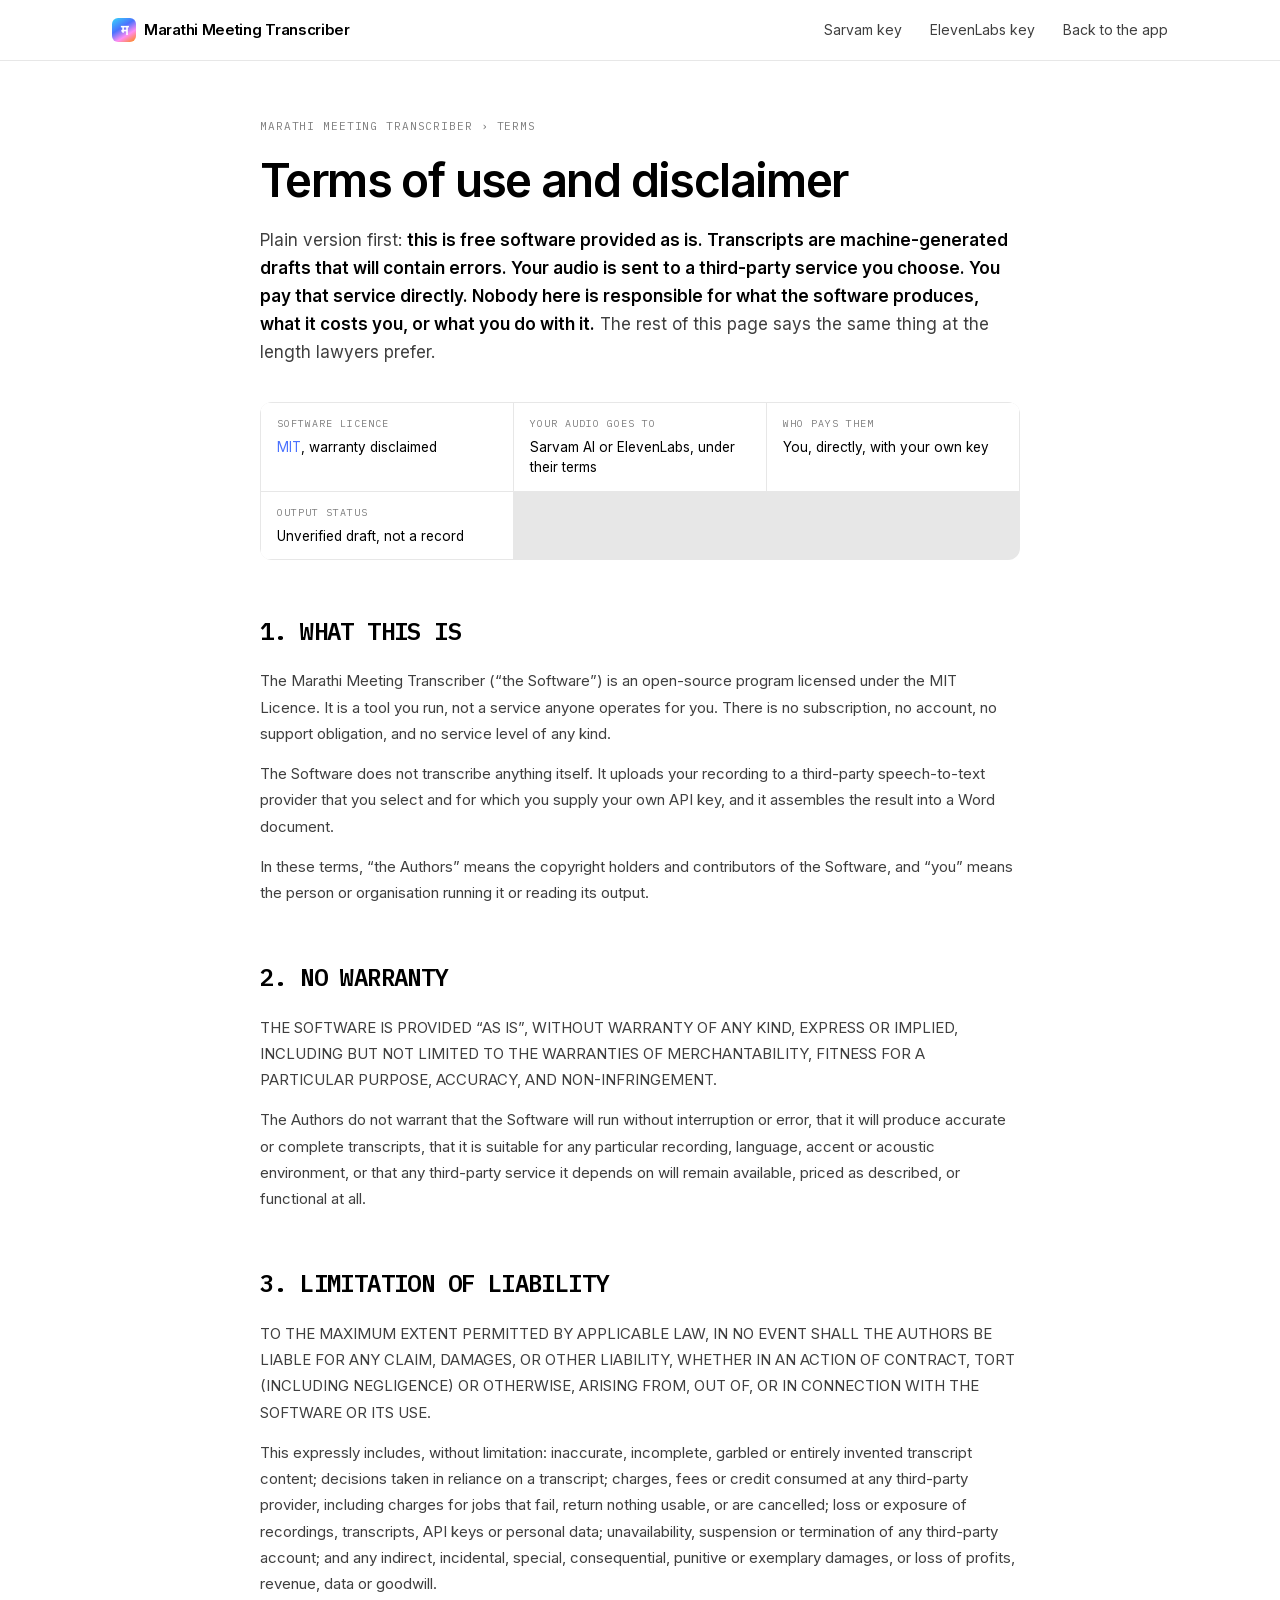
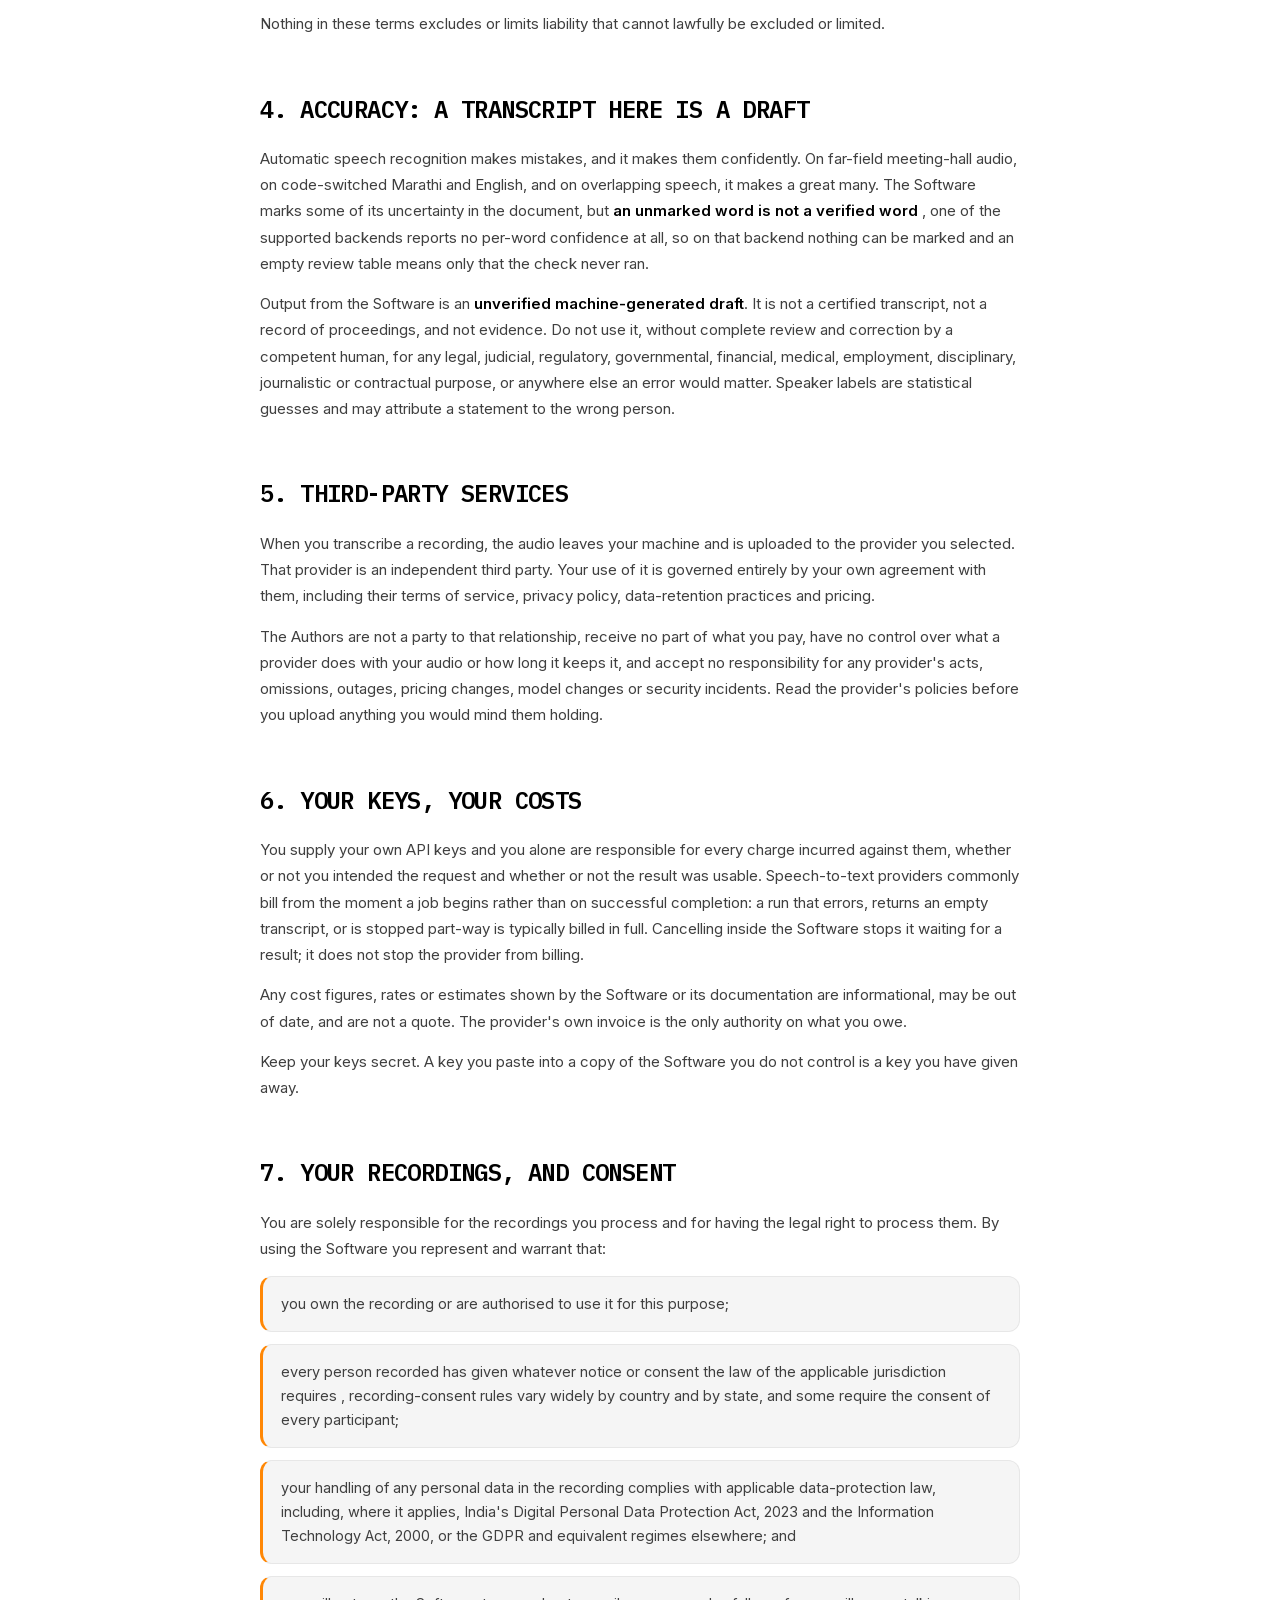
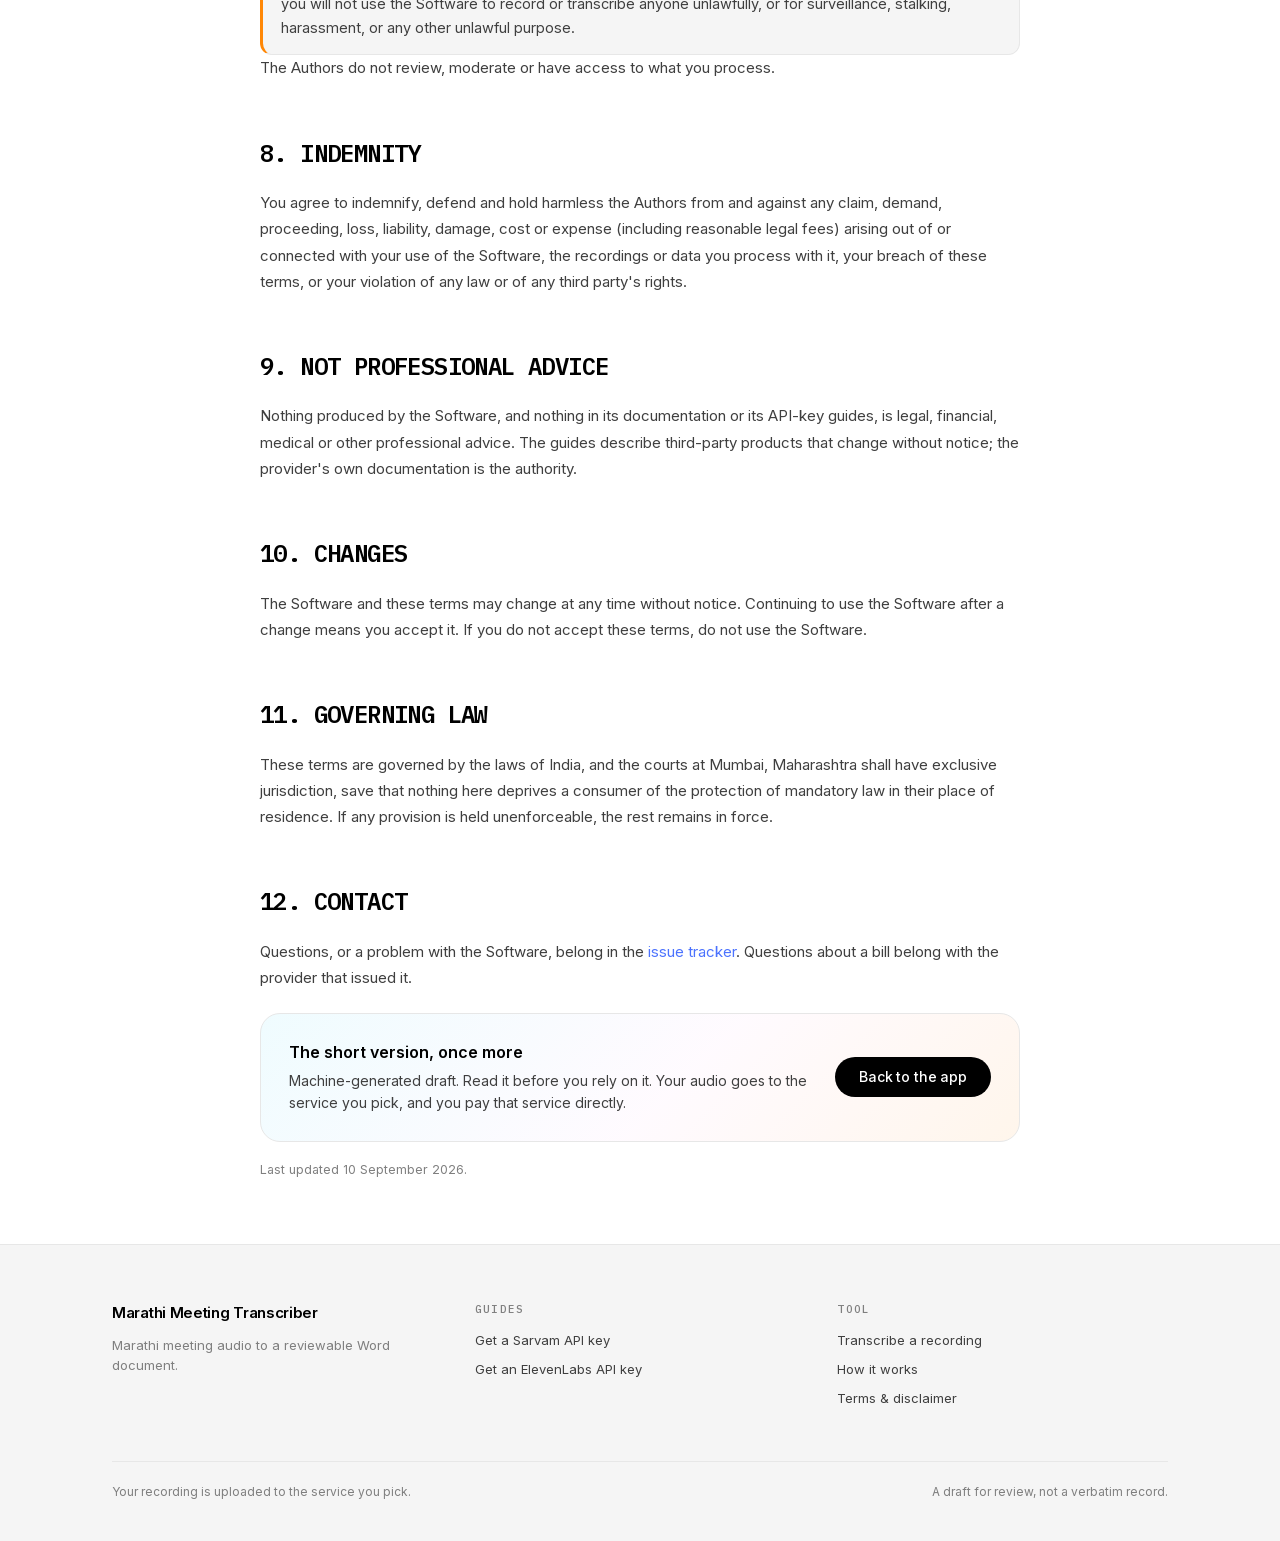
<file: static/terms.html>
<!DOCTYPE html>
<html lang="en">
<head>
  <meta charset="utf-8" />
  <meta name="viewport" content="width=device-width, initial-scale=1" />
  <!--canonical-->
  <title>Terms of use and disclaimer</title>
  <meta name="description" content="Terms of use, disclaimer of warranties and limitation of liability for the Marathi Meeting Transcriber. Transcripts are machine-generated drafts, audio is sent to third-party services, and you are responsible for your own API costs and recording consent." />
  <meta name="robots" content="index,follow" />
  <meta property="og:type" content="article" />
  <meta property="og:title" content="Terms of use and disclaimer" />
  <link rel="stylesheet" href="/static/fonts.css" />
  <link rel="stylesheet" href="/static/style.css" />
  <link rel="stylesheet" href="/static/portal.css" />
  <link rel="icon" href="data:image/svg+xml,<svg xmlns='http://www.w3.org/2000/svg' viewBox='0 0 100 100'><defs><linearGradient id='g' x1='0' y1='0' x2='.7' y2='1'><stop offset='0' stop-color='%2337d7fa'/><stop offset='.4' stop-color='%234b72fe'/><stop offset='.68' stop-color='%23ff8df2'/><stop offset='1' stop-color='%23ff8705'/></linearGradient></defs><rect width='100' height='100' rx='22' fill='url(%23g)'/><text x='50' y='72' text-anchor='middle' font-family='system-ui' font-size='58' font-weight='700' fill='%23fff'>म</text></svg>" />
</head>
<body>

<header class="nav">
  <div class="wrap">
    <a class="brand" href="/"><span class="mark">म</span> Marathi Meeting Transcriber</a>
    <nav>
      <a href="/help/sarvam-api-key">Sarvam key</a>
      <a href="/help/elevenlabs-api-key">ElevenLabs key</a>
      <a href="/">Back to the app</a>
    </nav>
  </div>
</header>

<div class="wrap">
  <article class="guide">
    <p class="crumb"><a href="/">Marathi Meeting Transcriber</a> &rsaquo; Terms</p>
    <h1>Terms of use and disclaimer</h1>
    <p class="lede">Plain version first: <strong>this is free software provided as is.
      Transcripts are machine-generated drafts that will contain errors. Your audio is
      sent to a third-party service you choose. You pay that service directly. Nobody
      here is responsible for what the software produces, what it costs you, or what
      you do with it.</strong> The rest of this page says the same thing at the length
      lawyers prefer.</p>

    <dl class="facts">
      <div class="fact"><dt>Software licence</dt><dd><a href="https://github.com/ShantanuTaro/MarathiMeetingTranscriber/blob/main/LICENSE" rel="noopener" target="_blank">MIT</a>, warranty disclaimed</dd></div>
      <div class="fact"><dt>Your audio goes to</dt><dd>Sarvam AI or ElevenLabs, under their terms</dd></div>
      <div class="fact"><dt>Who pays them</dt><dd>You, directly, with your own key</dd></div>
      <div class="fact"><dt>Output status</dt><dd>Unverified draft, not a record</dd></div>
    </dl>

    <h2 id="what-this-is">1. What this is</h2>
    <p>The Marathi Meeting Transcriber (&ldquo;the Software&rdquo;) is an open-source
      program licensed under the MIT Licence. It is a tool you run, not a service
      anyone operates for you. There is no subscription, no account, no support
      obligation, and no service level of any kind.</p>
    <p>The Software does not transcribe anything itself. It uploads your recording to a
      third-party speech-to-text provider that you select and for which you supply your
      own API key, and it assembles the result into a Word document.</p>
    <p>In these terms, &ldquo;the Authors&rdquo; means the copyright holders and
      contributors of the Software, and &ldquo;you&rdquo; means the person or
      organisation running it or reading its output.</p>

    <h2 id="no-warranty">2. No warranty</h2>
    <p>THE SOFTWARE IS PROVIDED &ldquo;AS IS&rdquo;, WITHOUT WARRANTY OF ANY KIND,
      EXPRESS OR IMPLIED, INCLUDING BUT NOT LIMITED TO THE WARRANTIES OF
      MERCHANTABILITY, FITNESS FOR A PARTICULAR PURPOSE, ACCURACY, AND
      NON-INFRINGEMENT.</p>
    <p>The Authors do not warrant that the Software will run without interruption or
      error, that it will produce accurate or complete transcripts, that it is suitable
      for any particular recording, language, accent or acoustic environment, or that
      any third-party service it depends on will remain available, priced as described,
      or functional at all.</p>

    <h2 id="liability">3. Limitation of liability</h2>
    <p>TO THE MAXIMUM EXTENT PERMITTED BY APPLICABLE LAW, IN NO EVENT SHALL THE AUTHORS
      BE LIABLE FOR ANY CLAIM, DAMAGES, OR OTHER LIABILITY, WHETHER IN AN ACTION OF
      CONTRACT, TORT (INCLUDING NEGLIGENCE) OR OTHERWISE, ARISING FROM, OUT OF, OR IN
      CONNECTION WITH THE SOFTWARE OR ITS USE.</p>
    <p>This expressly includes, without limitation: inaccurate, incomplete, garbled or
      entirely invented transcript content; decisions taken in reliance on a transcript;
      charges, fees or credit consumed at any third-party provider, including charges
      for jobs that fail, return nothing usable, or are cancelled; loss or exposure of
      recordings, transcripts, API keys or personal data; unavailability, suspension or
      termination of any third-party account; and any indirect, incidental, special,
      consequential, punitive or exemplary damages, or loss of profits, revenue, data or
      goodwill.</p>
    <p>Nothing in these terms excludes or limits liability that cannot lawfully be
      excluded or limited.</p>

    <h2 id="accuracy">4. Accuracy: a transcript here is a draft</h2>
    <p>Automatic speech recognition makes mistakes, and it makes them confidently. On
      far-field meeting-hall audio, on code-switched Marathi and English, and on
      overlapping speech, it makes a great many. The Software marks some of its
      uncertainty in the document, but <strong>an unmarked word is not a verified word</strong>
      , one of the supported backends reports no per-word confidence at all, so on
      that backend nothing can be marked and an empty review table means only that the
      check never ran.</p>
    <p>Output from the Software is an <strong>unverified machine-generated draft</strong>.
      It is not a certified transcript, not a record of proceedings, and not evidence.
      Do not use it, without complete review and correction by a competent human, for
      any legal, judicial, regulatory, governmental, financial, medical, employment,
      disciplinary, journalistic or contractual purpose, or anywhere else an error
      would matter. Speaker labels are statistical guesses and may attribute a
      statement to the wrong person.</p>

    <h2 id="third-parties">5. Third-party services</h2>
    <p>When you transcribe a recording, the audio leaves your machine and is uploaded to
      the provider you selected. That provider is an independent third party. Your use
      of it is governed entirely by your own agreement with them, including their terms
      of service, privacy policy, data-retention practices and pricing.</p>
    <p>The Authors are not a party to that relationship, receive no part of what you pay,
      have no control over what a provider does with your audio or how long it keeps it,
      and accept no responsibility for any provider's acts, omissions, outages, pricing
      changes, model changes or security incidents. Read the provider's policies before
      you upload anything you would mind them holding.</p>

    <h2 id="costs">6. Your keys, your costs</h2>
    <p>You supply your own API keys and you alone are responsible for every charge
      incurred against them, whether or not you intended the request and whether or not
      the result was usable. Speech-to-text providers commonly bill from the moment a
      job begins rather than on successful completion: a run that errors, returns an
      empty transcript, or is stopped part-way is typically billed in full. Cancelling
      inside the Software stops it waiting for a result; it does not stop the provider
      from billing.</p>
    <p>Any cost figures, rates or estimates shown by the Software or its documentation
      are informational, may be out of date, and are not a quote. The provider's own
      invoice is the only authority on what you owe.</p>
    <p>Keep your keys secret. A key you paste into a copy of the Software you do not
      control is a key you have given away.</p>

    <h2 id="your-content">7. Your recordings, and consent</h2>
    <p>You are solely responsible for the recordings you process and for having the legal
      right to process them. By using the Software you represent and warrant that:</p>
    <ul class="watch">
      <li>you own the recording or are authorised to use it for this purpose;</li>
      <li>every person recorded has given whatever notice or consent the law of the
        applicable jurisdiction requires , recording-consent rules vary widely by
        country and by state, and some require the consent of every participant;</li>
      <li>your handling of any personal data in the recording complies with applicable
        data-protection law, including, where it applies, India's Digital Personal Data
        Protection Act, 2023 and the Information Technology Act, 2000, or the GDPR and
        equivalent regimes elsewhere; and</li>
      <li>you will not use the Software to record or transcribe anyone unlawfully, or for
        surveillance, stalking, harassment, or any other unlawful purpose.</li>
    </ul>
    <p>The Authors do not review, moderate or have access to what you process.</p>

    <h2 id="indemnity">8. Indemnity</h2>
    <p>You agree to indemnify, defend and hold harmless the Authors from and against any
      claim, demand, proceeding, loss, liability, damage, cost or expense (including
      reasonable legal fees) arising out of or connected with your use of the Software,
      the recordings or data you process with it, your breach of these terms, or your
      violation of any law or of any third party's rights.</p>

    <h2 id="no-advice">9. Not professional advice</h2>
    <p>Nothing produced by the Software, and nothing in its documentation or its API-key
      guides, is legal, financial, medical or other professional advice. The guides
      describe third-party products that change without notice; the provider's own
      documentation is the authority.</p>

    <h2 id="changes">10. Changes</h2>
    <p>The Software and these terms may change at any time without notice. Continuing to
      use the Software after a change means you accept it. If you do not accept these
      terms, do not use the Software.</p>

    <h2 id="law">11. Governing law</h2>
    <p>These terms are governed by the laws of India, and the courts at Mumbai,
      Maharashtra shall have exclusive jurisdiction, save that nothing here deprives a
      consumer of the protection of mandatory law in their place of residence. If any
      provision is held unenforceable, the rest remains in force.</p>

    <h2 id="contact">12. Contact</h2>
    <p>Questions, or a problem with the Software, belong in the
      <a href="https://github.com/ShantanuTaro/MarathiMeetingTranscriber/issues" rel="noopener" target="_blank">issue tracker</a>.
      Questions about a bill belong with the provider that issued it.</p>
  </article>

  <div class="guide-cta">
    <div>
      <strong>The short version, once more</strong>
      <p>Machine-generated draft. Read it before you rely on it. Your audio goes to the
        service you pick, and you pay that service directly.</p>
    </div>
    <a class="button" href="/">Back to the app</a>
  </div>
  <p class="guide-note">Last updated 10 September 2026.</p>
</div>

<footer>
  <div class="wrap">
    <div class="foot-cols">
      <div>
        <strong>Marathi Meeting Transcriber</strong>
        <p>Marathi meeting audio to a reviewable Word document.</p>
      </div>
      <div>
        <span class="label">Guides</span>
        <a href="/help/sarvam-api-key">Get a Sarvam API key</a>
        <a href="/help/elevenlabs-api-key">Get an ElevenLabs API key</a>
      </div>
      <div>
        <span class="label">Tool</span>
        <a href="/">Transcribe a recording</a>
        <a href="/#how">How it works</a>
        <a href="/terms">Terms &amp; disclaimer</a>
      </div>
    </div>
    <div class="foot-base">
      <span>Your recording is uploaded to the service you pick.</span>
      <span>A draft for review, not a verbatim record.</span>
    </div>
  </div>
</footer>

</body>
</html>
</file>
<file: static/fonts.css>
/* Self-hosted so the pages make no third-party request and render the same offline.
   Inter is a variable font, so one file covers 400-600; IBM Plex Mono ships a file per weight. */
@font-face {
  font-family: 'IBM Plex Mono';
  font-style: normal;
  font-weight: 400;
  font-display: swap;
  src: url(/static/fonts/IBMPlexMono-400-latin-ext.woff2) format('woff2');
  unicode-range: U+0100-02BA, U+02BD-02C5, U+02C7-02CC, U+02CE-02D7, U+02DD-02FF, U+0304, U+0308, U+0329, U+1D00-1DBF, U+1E00-1E9F, U+1EF2-1EFF, U+2020, U+20A0-20AB, U+20AD-20C0, U+2113, U+2C60-2C7F, U+A720-A7FF;
}
@font-face {
  font-family: 'IBM Plex Mono';
  font-style: normal;
  font-weight: 400;
  font-display: swap;
  src: url(/static/fonts/IBMPlexMono-400-latin.woff2) format('woff2');
  unicode-range: U+0000-00FF, U+0131, U+0152-0153, U+02BB-02BC, U+02C6, U+02DA, U+02DC, U+0304, U+0308, U+0329, U+2000-206F, U+20AC, U+2122, U+2191, U+2193, U+2212, U+2215, U+FEFF, U+FFFD;
}
@font-face {
  font-family: 'IBM Plex Mono';
  font-style: normal;
  font-weight: 500;
  font-display: swap;
  src: url(/static/fonts/IBMPlexMono-500-latin-ext.woff2) format('woff2');
  unicode-range: U+0100-02BA, U+02BD-02C5, U+02C7-02CC, U+02CE-02D7, U+02DD-02FF, U+0304, U+0308, U+0329, U+1D00-1DBF, U+1E00-1E9F, U+1EF2-1EFF, U+2020, U+20A0-20AB, U+20AD-20C0, U+2113, U+2C60-2C7F, U+A720-A7FF;
}
@font-face {
  font-family: 'IBM Plex Mono';
  font-style: normal;
  font-weight: 500;
  font-display: swap;
  src: url(/static/fonts/IBMPlexMono-500-latin.woff2) format('woff2');
  unicode-range: U+0000-00FF, U+0131, U+0152-0153, U+02BB-02BC, U+02C6, U+02DA, U+02DC, U+0304, U+0308, U+0329, U+2000-206F, U+20AC, U+2122, U+2191, U+2193, U+2212, U+2215, U+FEFF, U+FFFD;
}
@font-face {
  font-family: 'IBM Plex Mono';
  font-style: normal;
  font-weight: 600;
  font-display: swap;
  src: url(/static/fonts/IBMPlexMono-600-latin-ext.woff2) format('woff2');
  unicode-range: U+0100-02BA, U+02BD-02C5, U+02C7-02CC, U+02CE-02D7, U+02DD-02FF, U+0304, U+0308, U+0329, U+1D00-1DBF, U+1E00-1E9F, U+1EF2-1EFF, U+2020, U+20A0-20AB, U+20AD-20C0, U+2113, U+2C60-2C7F, U+A720-A7FF;
}
@font-face {
  font-family: 'IBM Plex Mono';
  font-style: normal;
  font-weight: 600;
  font-display: swap;
  src: url(/static/fonts/IBMPlexMono-600-latin.woff2) format('woff2');
  unicode-range: U+0000-00FF, U+0131, U+0152-0153, U+02BB-02BC, U+02C6, U+02DA, U+02DC, U+0304, U+0308, U+0329, U+2000-206F, U+20AC, U+2122, U+2191, U+2193, U+2212, U+2215, U+FEFF, U+FFFD;
}
@font-face {
  font-family: 'Inter';
  font-style: normal;
  font-weight: 400 600;
  font-display: swap;
  src: url(/static/fonts/Inter-latin-ext.woff2) format('woff2');
  unicode-range: U+0100-02BA, U+02BD-02C5, U+02C7-02CC, U+02CE-02D7, U+02DD-02FF, U+0304, U+0308, U+0329, U+1D00-1DBF, U+1E00-1E9F, U+1EF2-1EFF, U+2020, U+20A0-20AB, U+20AD-20C0, U+2113, U+2C60-2C7F, U+A720-A7FF;
}
@font-face {
  font-family: 'Inter';
  font-style: normal;
  font-weight: 400 600;
  font-display: swap;
  src: url(/static/fonts/Inter-latin.woff2) format('woff2');
  unicode-range: U+0000-00FF, U+0131, U+0152-0153, U+02BB-02BC, U+02C6, U+02DA, U+02DC, U+0304, U+0308, U+0329, U+2000-206F, U+20AC, U+2122, U+2191, U+2193, U+2212, U+2215, U+FEFF, U+FFFD;
}
</file>
<file: static/style.css>
/* Palette and type lifted from llamaindex.ai: black on white, one faint grey surface, and the
   four-stop spectrum (cyan → blue → pink → orange) used sparingly as the only real colour.
   Mono eyebrows, 12px card radii, pill buttons. Dark theme is a token swap. */
:root {
  color-scheme: light dark;
  --bg:#fff; --bg-alt:#f5f5f5;
  --ink:#000; --ink-2:#3f3f3f; --ink-3:#7f7f7f; --ink-4:#b8b8b8;
  --line:#e7e7e7; --line-strong:#dcdcdc;
  --accent:#4b72fe; --accent-hover:#3e18f9;
  --cyan:#37d7fa; --pink:#ff8df2; --orange:#ff8705;
  --spectrum:linear-gradient(148deg, #37d7fa 0%, #4b72fe 40%, #ff8df2 68%, #ff8705 100%);
  --wash:linear-gradient(135deg, #37d7fa14, #ff8df20a 55%, #ff870514);
  --spectrum-warn:linear-gradient(148deg, #ff2d55 0%, #ff5e3a 48%, #ff8705 100%);
  --yes-bg:#e4f9fe; --yes-ink:#0b7f9c;
  --no-bg:#fff2e2; --no-ink:#a35200;
  --btn:#000; --btn-ink:#fff;
  --font:"Inter", -apple-system, BlinkMacSystemFont, system-ui, "Helvetica Neue", Arial, sans-serif;
  --font-mono:"IBM Plex Mono", ui-monospace, SFMono-Regular, Menlo, Consolas, monospace;
  --r-sm:6px; --r-md:12px; --r-lg:20px; --r-pill:999px;
  --gutter:32px; --page:1120px;
}
@media (prefers-color-scheme: dark) {
  :root {
    --bg:#0d0d0d; --bg-alt:#171717;
    --ink:#fff; --ink-2:#c4c4c4; --ink-3:#8c8c8c; --ink-4:#5f5f5f;
    --line:#262626; --line-strong:#333;
    --accent:#83a3ff; --accent-hover:#afc3ff;
    --wash:linear-gradient(135deg, #37d7fa1a, #ff8df20d 55%, #ff87051a);
    --yes-bg:#06232c; --yes-ink:#61e2ff;
    --no-bg:#2a1a06; --no-ink:#fba647;
    --btn:#fff; --btn-ink:#000;
  }
}
*, *::before, *::after { box-sizing:border-box; }
html { -webkit-text-size-adjust:100%; scroll-behavior:smooth; }
body { margin:0; background:var(--bg); color:var(--ink); font:15px/1.6 var(--font);
  -webkit-font-smoothing:antialiased; -moz-osx-font-smoothing:grayscale; }
a { color:var(--accent); text-decoration:none; }
a:hover { color:var(--accent-hover); }
:focus-visible { outline:2px solid var(--accent); outline-offset:3px; border-radius:var(--r-sm); }
::-webkit-scrollbar { width:6px; height:6px; }
::-webkit-scrollbar-thumb { background:var(--line-strong); border-radius:3px; }
.wrap { max-width:var(--page); margin:0 auto; padding:0 var(--gutter); }

/* The eyebrow: mono, uppercase, wide-tracked. Used for every section label on the site. */
.label, .band > .wrap > h2, .split h2, .result h2, article h2, section > h2 {
  font-family:var(--font-mono); font-size:11px; font-weight:500; letter-spacing:.12em;
  text-transform:uppercase; color:var(--ink-3); }

/* Nav */
.nav { position:sticky; top:0; z-index:100; background:color-mix(in srgb, var(--bg) 85%, transparent);
  border-bottom:1px solid var(--line);
  -webkit-backdrop-filter:blur(20px) saturate(180%); backdrop-filter:blur(20px) saturate(180%); }
.nav .wrap { display:flex; align-items:center; gap:40px; height:60px; }
.brand { display:flex; align-items:center; gap:8px; font-size:15px; font-weight:600;
  color:var(--ink); letter-spacing:-.02em; }
.brand .mark { display:grid; place-items:center; width:24px; height:24px; border-radius:var(--r-sm);
  background:var(--spectrum); color:#fff; font-family:var(--font-mono); font-size:10px;
  font-weight:600; letter-spacing:0; }
.nav nav { display:flex; gap:28px; margin-left:auto; }
.nav nav a { font-size:14px; color:var(--ink-2); }
.nav nav a:hover { color:var(--ink); }

/* Hero - the spectrum appears twice on the page: here and on the code. */
.hero { display:grid; gap:44px; padding:70px 0 80px; }
.hero-grid { position:relative; display:grid; grid-template-columns:1fr 1fr; gap:72px;
  align-items:end; }
/* Deliberately a fixed height, not the row's: the band's bottom edge cuts across the
   last line of the copy instead of boxing it in. */
.hero-grid::before { content:""; position:absolute; inset:-40px -40px auto; height:220px; z-index:-1;
  background:var(--wash); border-radius:var(--r-lg); }
.hero h1 { font-size:clamp(40px, 5vw, 64px); font-weight:600; letter-spacing:-.04em;
  line-height:1.04; color:var(--ink); margin:0; }
.hero h1 span { background:var(--spectrum); -webkit-background-clip:text; background-clip:text;
  color:transparent; }
/* .deva carries the Devanagari fallback stack; undo the gradient clip above. */
.hero h1 .deva { background:none; color:var(--ink); }
/* Scoped to the copy column: as `.hero p` this also matched the suggestion panel's header,
   which sits inside the hero, and beat `.suggest-head` on specificity - squashing it to 420px. */
.hero-copy p { font-size:17px; line-height:1.6; color:var(--ink-2); max-width:480px; margin:0 0 25px; }
.stats { display:flex; gap:32px; flex-wrap:wrap; }
.stats .n { display:block; font-family:var(--font-mono); font-size:22px; font-weight:600;
  color:var(--ink); letter-spacing:-.03em; }
.stats .l { font-size:12px; color:var(--ink-3); margin-top:0; display:block; }
/* The claim people actually want checked before they paste a key, so it gets the
   spectrum and the room for a sentence instead of a three-word label. The rule is
   under the words, not in them: the cyan end of the spectrum is around 1.8:1 on
   white, which is not a contrast to set a headline in. */
.stat-private { max-width:24ch; }
.stat-private .n { display:inline-block; position:relative; padding-bottom:0; }
.stat-private .n::after { content:""; position:absolute; left:0; right:0; bottom:0;
  height:0;}

/* Lookup */
.lookup { position:relative; background:var(--bg); border:1px solid var(--line);
  border-radius:var(--r-lg); padding:24px; box-shadow:0 1px 2px rgba(0,0,0,.03), 0 16px 40px -24px rgba(0,0,0,.16); }
.lookup label { display:block; margin-bottom:10px; }
.lookup-split { display:grid; grid-template-columns:1fr 1fr; gap:36px; padding:28px; }
.lookup-col + .lookup-col { padding-left:36px; border-left:1px solid var(--line); }
.lookup textarea { width:100%; min-height:132px; resize:vertical; font:15px/1.6 var(--font);
  color:var(--ink); background:var(--bg-alt); border:1px solid transparent;
  border-radius:var(--r-md); padding:14px 16px; caret-color:var(--accent);
  transition:border-color .15s, background .15s; }
.lookup textarea::placeholder { color:var(--ink-4); }
.lookup textarea:focus { outline:none; background:var(--bg); border-color:var(--accent); }
.actions { display:flex; align-items:center; gap:12px; margin-top:16px; flex-wrap:wrap; }
button, .button { font:500 14px/1 var(--font); letter-spacing:-.01em; padding:13px 24px;
  border-radius:var(--r-pill); border:0; background:var(--btn); color:var(--btn-ink);
  cursor:pointer; display:inline-block; transition:opacity .15s; }
button:hover, .button:hover { opacity:.82; color:var(--btn-ink); }
.button.secondary { background:transparent; color:var(--ink); border:1px solid var(--line-strong); }
.hint { font-size:13px; color:var(--ink-3); }
.examples { margin-top:20px; padding-top:20px; border-top:1px solid var(--line);
  display:flex; flex-wrap:wrap; gap:6px; align-items:center; }
.examples > span { font-family:var(--font-mono); font-size:11px; letter-spacing:.1em;
  text-transform:uppercase; color:var(--ink-3); margin-right:6px; }
.chip { font:400 13px/1.4 var(--font); padding:6px 14px; border-radius:var(--r-pill);
  border:1px solid var(--line-strong); background:var(--bg); color:var(--ink-2);
  transition:border-color .15s, color .15s; }
.chip:hover { border-color:var(--ink); color:var(--ink); }

/* Suggestions - in flow, so it can never cover what is being typed. */
.suggest { position:absolute; top:100%; left:0; right:0; z-index:50; margin-top:8px;
  border:1px solid var(--line-strong); border-radius:var(--r-md); background:var(--bg);
  overflow:hidden; box-shadow:0 8px 32px rgba(0,0,0,.12); }
.suggest-head { display:flex; width:100%; justify-content:space-between; align-items:center; gap:12px;
  padding:9px 14px; border-bottom:1px solid var(--line); margin:0; background:var(--bg-alt); }
.suggest-head span:last-child { font-family:var(--font); font-size:11px; color:var(--ink-3);
  text-transform:none; letter-spacing:0; }
.suggest ul { list-style:none; margin:0; padding:0; }
.suggest li { display:flex; align-items:baseline; gap:12px; padding:10px 14px;
  border-bottom:1px solid var(--line); font-size:13px; }
.suggest li:last-child { border-bottom:0; }
.suggest li:hover { background:var(--bg-alt); }
.suggest .hs { font-family:var(--font-mono); font-size:12px; font-weight:600; color:var(--accent); flex-shrink:0; }
.suggest li a { min-width:0; color:var(--ink-2); overflow:hidden; text-overflow:ellipsis; white-space:nowrap; }
.suggest li a:hover { color:var(--ink); }
.suggest .rn { margin-left:auto; flex-shrink:0; font-family:var(--font-mono); font-size:11px; color:var(--ink-4); }
.suggest-foot { display:none; }

/* Result - the code carries the spectrum; a withheld answer gets the same stage in grey. */
.result { padding:56px 0 0; border-top:1px solid var(--line); margin-bottom:96px;
  scroll-margin-top:76px; }   /* the sticky nav is 60px, so a scrolled-to result clears it */
.verdict { display:inline-flex; align-items:center; gap:7px; padding:6px 14px;
  border-radius:var(--r-pill); font-family:var(--font-mono); font-size:11px; font-weight:500;
  letter-spacing:.1em; text-transform:uppercase; margin:0; }
.verdict::before { content:""; width:6px; height:6px; border-radius:50%; background:currentColor; flex-shrink:0; }
.verdict.answered { background:var(--yes-bg); color:var(--yes-ink); }
.verdict.escalated { background:var(--no-bg); color:var(--no-ink); }
.code, .nocode { font-family:var(--font-mono); font-weight:600; letter-spacing:-.05em;
  line-height:1; margin:24px 0 12px; display:block; color:transparent; }
/* `background` is a shorthand and resets background-clip, so the clip must follow it in the same
   rule. Split across two rules it silently paints the whole box instead of the glyphs. */
.code { font-size:clamp(64px, 12vw, 148px); background:var(--spectrum);
  -webkit-background-clip:text; background-clip:text; }
/* Two words rather than six digits, so it is sized to fit the line it has to share. */
.nocode { font-size:clamp(38px, 7.5vw, 96px); background:var(--spectrum-warn);
  -webkit-background-clip:text; background-clip:text; white-space:nowrap; }
.note { font-size:17px; font-weight:500; color:var(--ink); letter-spacing:-.01em; margin:0; max-width:680px; }
.confidence { font-family:var(--font-mono); font-size:26px; font-weight:600; color:var(--ink);
  letter-spacing:-.03em; margin:20px 0 0; }
.confidence span { display:block; font:500 12px/1.5 var(--font); color:var(--ink-3); letter-spacing:0; }
.reasoning { max-width:680px; font-size:15px; line-height:1.75; color:var(--ink-2); margin:32px 0 0; }
.withheld-box { max-width:680px; margin:24px 0 0; padding:24px 28px; border:1px solid var(--line);
  border-left:3px solid var(--orange); border-radius:var(--r-md); background:var(--bg-alt);
  font-size:15px; line-height:1.75; color:var(--ink-2); }
.withheld-box p { margin:0 0 14px; }
.withheld-box p:last-child { margin:0; }
.result h2 { margin:64px 0 16px; }
table.rulings { width:100%; border-collapse:collapse; }
table.rulings th { text-align:left; padding:10px 12px; border-bottom:1px solid var(--line-strong);
  font-family:var(--font-mono); font-size:11px; font-weight:500; letter-spacing:.12em;
  text-transform:uppercase; color:var(--ink-3); }
table.rulings td { padding:12px; font-size:13px; color:var(--ink-2); border-bottom:1px solid var(--line); }
table.rulings tr.cited { background:var(--bg-alt); }
table.rulings .rn a { font-family:var(--font-mono); font-size:12px; white-space:nowrap; }
table.rulings .hs { font-family:var(--font-mono); font-size:13px; font-weight:600; color:var(--ink); }
table.rulings .date { font-family:var(--font-mono); font-size:12px; color:var(--ink-4); white-space:nowrap; }
table.rulings .tag { white-space:nowrap; font-family:var(--font-mono); font-size:11px;
  letter-spacing:.08em; text-transform:uppercase; color:var(--ink-4); }
table.rulings tr.cited .tag { color:var(--yes-ink); }

/* The disclaimer sits with the code, not in the footer. */
.disclaimer { max-width:680px; margin:20px 0 0; padding:14px 16px; font-size:13px; line-height:1.6;
  color:var(--ink-2); background:var(--bg-alt); border:1px solid var(--line);
  border-left:3px solid var(--orange); border-radius:var(--r-md); }
.disclaimer span { display:block; margin-bottom:4px; font-family:var(--font-mono); font-size:10px;
  font-weight:500; letter-spacing:.12em; text-transform:uppercase; color:var(--orange); }
.disclaimer strong { color:var(--ink); font-weight:600; }

/* Sections */
section.band { padding:80px 0; border-top:1px solid var(--line); }
.band > .wrap > h2 { margin:0 0 36px; }
.steps { display:grid; grid-template-columns:repeat(3,1fr); gap:20px; }
.step { padding:28px; border:1px solid var(--line); border-radius:var(--r-md); background:var(--bg); }
.step .num { display:grid; place-items:center; width:30px; height:30px; border-radius:var(--r-sm);
  font-family:var(--font-mono); font-size:12px; font-weight:600; color:#000; margin-bottom:18px; }
.steps .step:nth-child(1) .num { background:var(--cyan); }
.steps .step:nth-child(2) .num { background:var(--accent); color:#fff; }
.steps .step:nth-child(3) .num { background:var(--pink); }
.step h3 { font-size:17px; font-weight:600; color:var(--ink); letter-spacing:-.02em; margin:0 0 10px; }
.step p { font-size:14px; line-height:1.7; color:var(--ink-2); margin:0; }
.split { display:grid; grid-template-columns:1fr 2fr; gap:64px; align-items:start; }
.split h2 { margin:0 0 16px; }
.split .claim { font-size:26px; font-weight:600; color:var(--ink); letter-spacing:-.03em;
  line-height:1.25; margin:0; }
.split p { font-size:16px; line-height:1.72; color:var(--ink-2); margin:0 0 18px; }
.split p:last-child { margin-bottom:0; }
#refuses .wrap { padding-top:40px; padding-bottom:40px; border-radius:var(--r-lg); background:var(--wash); }

/* FAQ - <details> is the accordion, so no JavaScript owns it. */
.faq .wrap { max-width:760px; }
.faq details { border:1px solid var(--line); border-radius:var(--r-md); margin-bottom:8px;
  background:var(--bg); }
.faq summary { display:flex; justify-content:space-between; align-items:center; gap:24px;
  padding:18px 22px; cursor:pointer; font-size:16px; font-weight:500; color:var(--ink);
  letter-spacing:-.01em; list-style:none; }
.faq summary::-webkit-details-marker { display:none; }
.faq summary::after { content:"+"; font-size:20px; line-height:1; color:var(--ink-3);
  flex-shrink:0; transition:transform .2s; }
.faq details[open] summary::after { transform:rotate(45deg); }
.faq details p { font-size:15px; line-height:1.72; color:var(--ink-2); margin:0; padding:0 60px 20px 22px; }

/* Footer */
footer { border-top:1px solid var(--line); background:var(--bg-alt); padding:56px 0 40px; }
.foot-cols { display:grid; grid-template-columns:repeat(auto-fit, minmax(150px,1fr)); gap:32px; margin-bottom:44px; }
.foot-cols strong { display:block; font-size:15px; font-weight:600; color:var(--ink); letter-spacing:-.02em; margin-bottom:10px; }
.foot-cols p { font-size:13px; line-height:1.6; color:var(--ink-3); margin:0; }
.foot-cols .label { display:block; margin-bottom:12px; }
.foot-cols a { display:block; font-size:13px; color:var(--ink-2); margin-bottom:8px; }
.foot-cols a:hover { color:var(--ink); }
.foot-base { display:flex; justify-content:space-between; flex-wrap:wrap; gap:8px;
  padding-top:20px; border-top:1px solid var(--line); font-size:12px; color:var(--ink-3); }

/* Ruling pages - the same palette, used more assertively than on the home page: the header sits
   on the wash, the leading code carries the spectrum, and related rulings are cards not a list. */
.ruling { max-width:860px; }
.crumb { display:flex; gap:8px; align-items:center; margin:36px 0 20px; font-family:var(--font-mono);
  font-size:12px; color:var(--ink-3); }
.crumb span:last-child { color:var(--ink); }
.ruling-head { padding:32px; margin-bottom:44px; border:1px solid var(--line);
  border-radius:var(--r-lg); background:var(--wash); }
.codes { display:flex; gap:6px; flex-wrap:wrap; margin:0 0 20px; padding:0; list-style:none; }
.codes li { font-family:var(--font-mono); font-size:12px; padding:5px 12px; border-radius:var(--r-pill);
  background:var(--bg); color:var(--ink-2); border:1px solid var(--line-strong); }
.codes li:first-child { font-size:15px; font-weight:600; padding:8px 18px; border:0; color:#fff;
  background:var(--spectrum); }
.ruling-head h1 { font-size:clamp(26px, 3.5vw, 38px); font-weight:600; letter-spacing:-.035em;
  color:var(--ink); line-height:1.15; margin:0 0 28px; }
.meta { display:flex; flex-wrap:wrap; gap:32px; margin:0; padding-top:24px;
  border-top:1px solid var(--line-strong); }
.meta dt { font-family:var(--font-mono); font-size:10px; font-weight:500; letter-spacing:.12em;
  text-transform:uppercase; color:var(--ink-3); margin-bottom:5px; }
.meta dd { margin:0; font-family:var(--font-mono); font-size:13px; font-weight:600; color:var(--ink); }
article > h2 { display:block; margin:0 0 14px; }
.body-text { white-space:pre-wrap; font-size:16px; line-height:1.8; color:var(--ink-2); margin:0 0 8px;
  padding-left:20px; border-left:2px solid var(--line); }

/* A gradient hairline, drawn as two backgrounds rather than a wrapper element. */
.cta { padding:28px; border:1px solid transparent; border-radius:var(--r-lg);
  background:linear-gradient(var(--bg), var(--bg)) padding-box, var(--spectrum) border-box;
  display:flex; justify-content:space-between; align-items:center; flex-wrap:wrap; gap:20px; margin:48px 0; }
.cta h2 { font-family:var(--font); font-size:18px; font-weight:600; color:var(--ink);
  letter-spacing:-.02em; text-transform:none; margin:0 0 5px; }
.cta p { font-size:14px; color:var(--ink-2); margin:0; }

.related { list-style:none; margin:16px 0 0; padding:0;
  display:grid; grid-template-columns:repeat(2, 1fr); gap:12px; }
.related li { position:relative; display:flex; flex-direction:column; gap:8px; padding:18px;
  border:1px solid var(--line); border-radius:var(--r-md); background:var(--bg);
  transition:border-color .15s; }
.related li:hover { border-color:var(--ink); }
.related .hs { order:-1; font-family:var(--font-mono); font-size:12px; font-weight:600; color:var(--accent); }
.related a { font-size:14px; line-height:1.5; color:var(--ink); }
/* The card is the hit area; only the subject is a real link. */
.related a::after { content:""; position:absolute; inset:0; border-radius:var(--r-md); }
.related .rn { font-family:var(--font-mono); font-size:11px; color:var(--ink-4); }
.about { margin-top:52px; padding-top:24px; border-top:1px solid var(--line); }
.about p { font-size:12px; line-height:1.7; color:var(--ink-3); margin:0; }

/* ── Mobile ── */
@media (max-width:64rem) {
  .hero { gap:36px; padding:56px 0 72px; }
  .hero-grid { grid-template-columns:1fr; gap:28px; align-items:start; }
  .lookup-split { grid-template-columns:1fr; gap:28px; }
  .lookup-col + .lookup-col { padding-left:0; border-left:0;
    padding-top:28px; border-top:1px solid var(--line); }
  .split { grid-template-columns:1fr; gap:28px; }
  .steps { grid-template-columns:1fr; }
}
@media (max-width:48rem) {
  :root { --gutter:20px; }
  .nav nav { display:none; }            /* the same links are in the footer */
  .nav .wrap { gap:16px; }
  section.band { padding:56px 0; }
  .lookup, .lookup-split { padding:18px; border-radius:var(--r-md); }
  .cta { flex-direction:column; align-items:flex-start; }
  .meta a { margin-left:0; }
  .faq details p { padding-right:22px; }
  .ruling-head { padding:22px; }
  .meta { gap:20px; }
  .related { grid-template-columns:1fr; }

  /* A 5-column table cannot be read on a phone, so each row becomes a card. */
  table.rulings thead { position:absolute; width:1px; height:1px; overflow:hidden; clip:rect(0 0 0 0); }
  table.rulings tr { display:block; padding:14px 12px; border-bottom:1px solid var(--line); }
  table.rulings td { display:inline; padding:0; border:0; }
  table.rulings .subject { display:block; margin-top:5px; }
  table.rulings .hs { margin-right:10px; }
  table.rulings .date::before, table.rulings .tag::before { content:" · "; color:var(--ink-4); }
}
@media (max-width:26rem) {
  .hero h1 { font-size:36px; }
  .code { font-size:58px; }
  .nocode { font-size:34px; }
  .stats { gap:22px; }
  .suggest li { flex-wrap:wrap; }
  .suggest li a { white-space:normal; }
  .suggest .rn { margin-left:0; }
}
@media (prefers-reduced-motion: reduce) {
  * { transition:none !important; scroll-behavior:auto !important; }
}

/* Lookup progress, as a modal so the wait is where the eye already is - an inline strip under the
   hero is off-screen on most laptops at the moment the button is pressed. <dialog> supplies the top
   layer, the backdrop, the focus trap and Escape; none of that is worth hand-rolling. The bar
   advances in real steps and creeps towards 93% while the model is out: never still, which reads as
   a hang, and never at 100% before there is an answer, which would be a lie. The window under it
   shows the shortlisted HS codes taking turns, so the wait displays the work. */
dialog.progress { width:min(430px, calc(100vw - 32px)); padding:26px; border:1px solid var(--line);
  border-radius:var(--r-lg); background:var(--bg); color:var(--ink);
  box-shadow:0 30px 70px rgba(0,0,0,.22); animation:rise .22s ease-out;
  transition:width .42s cubic-bezier(.2,.7,.2,1); }
/* The answer opens out of the window that was doing the waiting: the same box grows to hold it,
   rather than the result appearing somewhere else on the page while the eye is still on the dialog.
   Dismissing hands the content down to the page, so nothing is lost by closing. */
dialog.progress.shortlist { width:min(760px, calc(100vw - 32px)); }
dialog.progress.done { width:min(1180px, calc(100vw - 32px)); }
/* The scrollbar rides the dialog's right border: the padding moves off the dialog and onto the
   scrolling column, so the content keeps its inset and the track does not. */
.progress.done { padding-right:0; }
.progress .outcome:not(:empty) { max-height:76vh; overflow:auto; overscroll-behavior:contain;
  padding-right:26px; }
/* The shortlist stays up after the verdict, but inside the same scrolling column as the answer -
   floated beside the code and the reasoning, so the window keeps one section and one scrollbar. */
.progress.done .stage, .progress.done .bar { display:none; }
.progress.done .peek { float:right; width:310px; grid-template-columns:1fr; gap:12px;
  margin:22px 0 18px 26px; }
/* Everything above the table uses the room beside the box: the notice and the reasoning drop their
   reading-width cap and sit alongside it. The bordered blocks get a formatting context of their own
   so they stop next to the float instead of sliding under it. Only the 5-column table clears. */
.progress.done .peek button { align-items:flex-start; }
.progress.done .peek button span + span { display:-webkit-box; -webkit-line-clamp:2;
  -webkit-box-orient:vertical; white-space:normal; }
.progress.done .result .disclaimer, .progress.done .result .withheld-box { display:flow-root; }
.progress.done .result .note, .progress.done .result .disclaimer,
.progress.done .result .withheld-box, .progress.done .result .reasoning { max-width:none; }
.progress.done .result table { clear:right; }
@media (max-width: 46rem) {
  .progress.done .peek { float:none; width:auto; margin:0 0 22px; }
}
.progress .dismiss { position:absolute; top:12px; right:12px; margin:0; }
.progress:not(.done) .dismiss { display:none; }
.progress .dismiss button { width:32px; height:32px; padding:0; border:1px solid var(--line);
  border-radius:var(--r-pill); background:var(--bg); color:var(--ink-3); font-size:19px;
  line-height:1; cursor:pointer; }
.progress .dismiss button:hover { color:var(--ink); border-color:var(--line-strong); }
/* Focus is moved to the result region when the dialog grows, not left on the close button, where a
   focus ring is the first thing the eye lands on and the answer is the second. */
.progress .outcome:focus { outline:none; }
/* The result was written for a full-width page; inside the dialog it is the dialog that sets the
   measure, so the headline steps down and the section has no margin of its own to fight. */
.progress .result { margin:0; padding:0; border-top:0; }
.progress .result .code { font-size:clamp(56px, 9vw, 108px); }
.progress .result .nocode { font-size:clamp(34px, 6vw, 76px); }
/* The page version breathes against a full viewport; in a box, its 64px section gaps read as the
   content having ended. */
.progress .result h2 { margin:34px 0 14px; }
.progress .result .confidence { margin-top:22px; }
/* showModal focuses the dialog itself, and there is nothing in here to interact with: the focus
   ring on the whole panel reads as an error state. */
dialog.progress:focus-visible { outline:none; }
dialog.progress::backdrop { background:rgba(0,0,0,.4); backdrop-filter:blur(3px); }
@keyframes rise { from { opacity:0; transform:translateY(10px) scale(.98); } }
.progress .stage { margin:0 0 14px; color:var(--ink-2); font-size:14px; }
.progress .bar { height:4px; border-radius:var(--r-pill); background:var(--bg-alt); overflow:hidden; }
.progress .bar span { display:block; width:0; height:100%; border-radius:var(--r-pill);
  background:var(--spectrum); transition:width .45s ease-out; }
.progress .bar span.creep { transition:width 24s cubic-bezier(.05,.8,.25,1); }
/* The neighbouring articles the retrieval found, during the wait and after it. Each row is a button
   because each is a query: the next question is usually "and what about this one?". */
.progress .peek { display:grid; grid-template-columns:150px minmax(0, 1fr); gap:20px; margin-top:22px;
  padding:18px; border:1px solid var(--line); border-radius:var(--r-md); background:var(--bg-alt); }
.progress .peek-head span { display:block; }
.progress .peek-head span:last-child { margin-top:6px; color:var(--ink-3); font-size:12px; }
.progress .peek ul { margin:0; padding:0; list-style:none; }
.progress .peek li { min-width:0; }
.progress .peek button { display:flex; width:100%; align-items:baseline; gap:12px; min-width:0;
  padding:6px 0; border:0; background:none; color:inherit; font:inherit; text-align:left;
  cursor:pointer; }
.progress .peek button:hover span + span, .progress .peek button:focus-visible span + span {
  color:var(--ink); }
.progress .peek li + li { border-top:1px solid var(--line); }
.progress .peek .hs { flex:none; font-family:var(--font-mono); font-size:13px; letter-spacing:.04em;
  background:var(--spectrum); -webkit-background-clip:text; background-clip:text; color:transparent; }
.progress .peek button span + span { min-width:0; overflow:hidden; text-overflow:ellipsis;
  white-space:nowrap; color:var(--ink-3); font-size:13px; }
@media (max-width: 34rem) {
  .progress .peek { grid-template-columns:1fr; gap:12px; }
}
.lookup.busy button[type="submit"] { opacity:.5; pointer-events:none; }
@media (prefers-reduced-motion: reduce) {
  dialog.progress, dialog.progress.done { animation:none; transition:none; }
  .progress .bar span, .progress .bar span.creep { transition:none; }
}
</file>
<file: static/portal.css>
/* Portal-only components. Everything else is inherited from style.css, which is a
   verbatim copy of the HS Code Lookup stylesheet - same tokens, same type, same
   dark-mode swap. Keep it that way so the two projects stay in sync. */

/* Inter and IBM Plex Mono are latin-only subsets, so any Devanagari in the UI
   would land on an arbitrary browser fallback. Name the fallback ourselves. */
:root {
  --font-deva:"Kohinoor Devanagari", "Noto Sans Devanagari", "Nirmala UI",
              "Devanagari Sangam MN", var(--font);
  /* --spectrum mirrored: a sweep tiles this one with no seam at the loop point. */
  --spectrum-loop:linear-gradient(90deg, #37d7fa, #4b72fe, #ff8df2, #ff8705,
                                         #ff8df2, #4b72fe, #37d7fa);
}
.deva { font-family:var(--font-deva); }
/* The nav mark is a Devanagari letter, and the mono face is a latin-only subset. */
.brand .mark { font-family:var(--font-deva); font-size:14px; }

/* Drop zone: the whole card is the target, so there is no small rectangle to hit. */
.drop { display:grid; place-items:center; gap:6px; padding:44px 24px; text-align:center;
  background:var(--bg-alt); border:1.5px dashed var(--line-strong); border-radius:var(--r-md);
  cursor:pointer; transition:border-color .15s, background .15s; }
.drop:hover, .drop:focus-visible { border-color:var(--ink-3); }
.drop.over { border-color:var(--accent); border-style:solid; background:var(--wash); }
.drop .big { font-size:16px; font-weight:600; color:var(--ink); letter-spacing:-.02em; }
.drop .sub { font-size:13px; color:var(--ink-3); }
.drop kbd { font-family:var(--font-mono); font-size:11px; padding:2px 6px; border-radius:var(--r-sm);
  border:1px solid var(--line-strong); background:var(--bg); color:var(--ink-2); }

/* Job cards. One per upload, newest on top, each carrying its own progress. */
.jobs { list-style:none; margin:20px 0 0; padding:0; display:grid; gap:10px; }
.jobs:empty { margin:0; }
.job { padding:16px 18px; border:1px solid var(--line); border-radius:var(--r-md); background:var(--bg); }
.job-head { display:flex; align-items:baseline; gap:12px; }
.job .name { font-size:14px; font-weight:500; color:var(--ink); min-width:0; overflow:hidden;
  text-overflow:ellipsis; white-space:nowrap; }
.job .size { margin-left:auto; flex-shrink:0; font-family:var(--font-mono); font-size:11px; color:var(--ink-4); }
.job .bar { height:4px; margin:12px 0 10px; border-radius:var(--r-pill); background:var(--bg-alt); overflow:hidden; }
.job .bar i { display:block; width:0; height:100%; border-radius:var(--r-pill);
  background:var(--spectrum); transition:width .45s ease-out; }
.job .stage { display:flex; align-items:center; gap:8px; font-size:13px; color:var(--ink-2); }
.job .pct { margin-left:auto; font-family:var(--font-mono); font-size:12px; color:var(--ink-3); }
.job.failed .stage { color:var(--no-ink); }
.job.failed .bar i { background:var(--spectrum-warn); width:100% !important; }
.job .done-row { display:flex; align-items:center; gap:14px; flex-wrap:wrap; margin-top:14px;
  padding-top:14px; border-top:1px solid var(--line); }
.job .flags { display:flex; gap:6px; flex-wrap:wrap; }
.job .flag { font-family:var(--font-mono); font-size:11px; letter-spacing:.06em; text-transform:uppercase;
  padding:5px 11px; border-radius:var(--r-pill); }
.flag.low { background:var(--no-bg); color:var(--no-ink); }
.flag.latin { background:var(--yes-bg); color:var(--yes-ink); }
.job .button { margin-left:auto; padding:10px 20px; font-size:13px; }

/* Accepted formats, as the same chips the lookup page uses for examples. */
.formats { margin-top:18px; padding-top:18px; border-top:1px solid var(--line);
  display:flex; flex-wrap:wrap; gap:6px; align-items:center; }
.formats > span:first-child { font-family:var(--font-mono); font-size:11px; letter-spacing:.1em;
  text-transform:uppercase; color:var(--ink-3); margin-right:6px; }
.formats .chip { cursor:default; }
.formats .chip:hover { border-color:var(--line-strong); color:var(--ink-2); }

/* The legend mirrors the two highlight colours used inside the .docx. */
.legend { display:grid; gap:14px; margin:0; padding:0; list-style:none; }
.legend li { display:flex; gap:12px; align-items:flex-start; font-size:14px; color:var(--ink-2); line-height:1.6; }
.legend .swatch { flex-shrink:0; width:14px; height:14px; margin-top:4px; border-radius:4px;
  border:1px solid rgba(0,0,0,.12); }
.legend .swatch.yellow { background:#ffff00; }
.legend .swatch.turq { background:#40e0d0; }
.legend strong { color:var(--ink); font-weight:600; }

@media (max-width:48rem) {
  .drop { padding:32px 18px; }
  .job .button { margin-left:0; width:100%; text-align:center; }
}

/* Stop / clear. One control per card: it stops a running job, and removes a
   finished one, same button, because "stop" and "get this off my screen" are the
   same intent at different moments. */
.job .x { flex-shrink:0; margin-left:4px; width:22px; height:22px; padding:0; line-height:1;
  font-size:16px; border:1px solid transparent; border-radius:var(--r-sm); cursor:pointer;
  background:none; color:var(--ink-4); transition:background .15s, color .15s, border-color .15s; }
.job .x:hover { background:var(--bg-alt); border-color:var(--line-strong); color:var(--ink); }
.job .x:focus-visible { outline:2px solid var(--accent); outline-offset:1px; }
.job .x:disabled { opacity:.4; cursor:default; }
.job.stopped .stage { color:var(--ink-3); }
.job.stopped .bar i { background:var(--line-strong); width:100% !important; }

.jobs-head { display:flex; justify-content:flex-end; margin:20px 0 -10px; }
.jobs-head .link { background:none; border:0; padding:4px 2px; cursor:pointer;
  font-family:var(--font-mono); font-size:11px; letter-spacing:.08em; text-transform:uppercase;
  color:var(--ink-3); }
.jobs-head .link:hover { color:var(--ink); text-decoration:underline; }

/* [hidden] is a UA rule of specificity zero, and every component below sets
   display on a class. Without this, a class rule wins and the element stays on
   screen with its `hidden` attribute set, which is how "End session" greeted you
   before you had started one. One line, and every hidden thing here obeys. */
[hidden] { display:none !important; }

/* Which service transcribes. A list rather than a <select>: each option carries a
   price, a privacy answer and whether it flags uncertain words, and none of that
   fits on one line of a dropdown. */
.models { list-style:none; margin:0 0 12px; padding:0; display:grid; gap:8px; }
.model-opt { display:flex; gap:11px; align-items:flex-start; padding:12px 14px; cursor:pointer;
  border:1px solid var(--line); border-radius:var(--r-md); background:var(--bg-alt);
  transition:border-color .15s, background .15s; }
.model-opt:hover { border-color:var(--line-strong); }
.model-opt.picked { border-color:var(--accent); background:var(--wash); }
.model-opt input { flex:0 0 auto; margin:2px 0 0; accent-color:var(--accent); }
.model-body { display:grid; gap:4px; min-width:0; }
.model-head { display:flex; align-items:baseline; gap:8px; flex-wrap:wrap; }
.model-head strong { font-size:14px; font-weight:600; color:var(--ink); }
.model-head code { font-family:var(--font-mono); font-size:11px; color:var(--ink-4); }
.model-note { font-size:12px; line-height:1.5; color:var(--ink-3); }
.badge { font-family:var(--font-mono); font-size:10px; letter-spacing:.08em;
  text-transform:uppercase; padding:3px 8px; border-radius:var(--r-pill);
  background:var(--bg); border:1px solid var(--line-strong); color:var(--ink-3); }
.badge.on { background:var(--yes-bg); border-color:transparent; color:var(--yes-ink); }

/* A key for this session. Held in the server's memory and nowhere else, which is
   the one claim on this page worth styling like it matters. */
.session { margin-bottom:12px; }
#session-form { padding:14px 16px; border:1px solid var(--line);
  border-radius:var(--r-md); background:var(--bg-alt); }
#session-form .label { display:block; margin:0 0 6px; }
#session-form #balance-row { margin-top:12px; }
#session-form input { width:100%; padding:9px 12px; font:inherit; font-size:13px;
  color:var(--ink); background:var(--bg); border:1px solid var(--line);
  border-radius:var(--r-md); }
#session-form input:focus-visible { outline:2px solid var(--accent); outline-offset:1px; }
.session-row { display:flex; align-items:center; gap:12px; margin-top:14px; flex-wrap:wrap; }
.session-row .button { padding:9px 18px; font-size:13px; }
.session-row .link { background:none; border:0; padding:4px 2px; cursor:pointer;
  font-family:var(--font-mono); font-size:11px; letter-spacing:.08em;
  text-transform:uppercase; color:var(--ink-3); }
.session-row .link:hover { color:var(--ink); text-decoration:underline; }
/* The one link that unblocks a first visit: nobody transcribes anything without a
   key, so it gets the spectrum under it, travelling, instead of the grey the rest
   of this row uses. The text itself stays ink - gradient text at 12px reads as
   washed out, and this is a link that has to be legible. */
.session-keys { position:relative; margin-left:auto; font-size:12px; font-weight:500;
  color:var(--ink); text-decoration:none; padding-bottom:3px; }
.session-keys:hover { color:var(--ink); }
.session-keys::after { content:""; position:absolute; left:0; right:0; bottom:0; height:2px;
  border-radius:2px; background:var(--spectrum-loop); background-size:200% 100%;
  animation:key-sweep 2.4s linear infinite; }
.session-keys:hover::after { height:3px; animation-duration:1.1s; }
@keyframes key-sweep { to { background-position:-200% 0; } }
.session-note { margin:12px 0 0; font-size:11.5px; line-height:1.5; color:var(--ink-3); }
.session-err { margin:10px 0 0; font-size:12px; color:var(--no-ink); }

/* The meter. Orange: this one costs money per second, and only ever appears while a
   session is actually open. */
.session-live { display:flex; align-items:center; gap:10px; margin-bottom:12px;
  padding:9px 12px; border:1px solid var(--orange); border-radius:var(--r-md);
  font-size:12px; color:var(--ink-3); }
.session-live .dot { width:7px; height:7px; border-radius:50%; background:var(--orange);
  flex:0 0 auto; }
.session-live > div { flex:1; min-width:0; }
.session-live strong { display:block; color:var(--ink); font-weight:600; font-size:13px; }
.session-live .link { flex:0 0 auto; background:none; border:0; padding:4px 2px;
  cursor:pointer; font-family:var(--font-mono); font-size:11px; letter-spacing:.08em;
  text-transform:uppercase; color:var(--ink-3); }
.session-live .link:hover { color:var(--ink); text-decoration:underline; }

/* The card being worked on. One job runs at a time, so exactly one is lit. */
.job.active { border-color:var(--accent);
  box-shadow:0 0 0 1px var(--accent), 0 10px 30px -20px var(--accent); }
.job.active .name { font-weight:600; }

/* Estimated progress. The fill is sent to where the estimate says it will be by the
   next poll and takes exactly that long to get there, so it moves continuously
   instead of stepping every two seconds. */
.job .bar i.creep { transition:width 2s linear; }

@media (prefers-reduced-motion:reduce) {
  .job .bar i, .job .bar i.creep { transition:none; }
  .session-keys::after { animation:none; }
}

/* API key guides. Long-form pages that exist to be read and to be found, so the
   prose gets a measure and the steps get numbers. */
.guide { max-width:760px; margin:0 auto; padding:56px 0 8px; }
.guide .crumb { font-family:var(--font-mono); font-size:11px; letter-spacing:.08em;
  text-transform:uppercase; color:var(--ink-3); margin:0 0 20px; }
.guide .crumb a { color:var(--ink-3); }
.guide .crumb a:hover { color:var(--ink); }
.guide h1 { font-size:clamp(32px, 4.4vw, 46px); font-weight:600; letter-spacing:-.035em;
  line-height:1.08; margin:0 0 20px; color:var(--ink); }
.guide .lede { font-size:17px; line-height:1.65; color:var(--ink-2); margin:0 0 36px; }
.guide h2 { font-size:24px; font-weight:600; letter-spacing:-.025em; color:var(--ink);
  margin:52px 0 18px; scroll-margin-top:76px; }
.guide p { font-size:15px; line-height:1.75; color:var(--ink-2); margin:0 0 14px; }
.guide code { font-family:var(--font-mono); font-size:.88em; padding:2px 6px;
  border-radius:var(--r-sm); background:var(--bg-alt); color:var(--ink); }
.guide strong { color:var(--ink); font-weight:600; }

/* At a glance. A definition list, because that is what it is. */
.facts { display:grid; grid-template-columns:repeat(auto-fit, minmax(210px, 1fr)); gap:1px;
  margin:0 0 12px; padding:1px; border-radius:var(--r-md); background:var(--line);
  overflow:hidden; }
.fact { padding:13px 16px; background:var(--bg); }
.fact dt { font-family:var(--font-mono); font-size:10px; letter-spacing:.1em;
  text-transform:uppercase; color:var(--ink-3); margin-bottom:5px; }
.fact dd { margin:0; font-size:13.5px; line-height:1.5; color:var(--ink); }
.fact dd code { font-size:12.5px; padding:1px 5px; }

.gsteps { counter-reset:gstep; list-style:none; margin:0; padding:0; }
.gstep { counter-increment:gstep; position:relative; padding:0 0 26px 54px; }
.gstep::before { content:counter(gstep); position:absolute; left:0; top:0;
  display:grid; place-items:center; width:32px; height:32px; border-radius:var(--r-sm);
  font-family:var(--font-mono); font-size:14px; font-weight:600;
  background:var(--bg-alt); border:1px solid var(--line); color:var(--ink); }
/* the rail joins the numbers into one path; the last step has nothing to join to */
.gstep::after { content:""; position:absolute; left:16px; top:38px; bottom:6px;
  width:1px; background:var(--line); }
.gstep:last-child::after { display:none; }
.gstep h3 { font-size:17px; font-weight:600; letter-spacing:-.02em; color:var(--ink);
  margin:5px 0 10px; }
.gstep p:last-child { margin-bottom:0; }

.snippet-label { font-family:var(--font-mono); font-size:10px !important;
  letter-spacing:.1em; text-transform:uppercase; color:var(--ink-3);
  margin:22px 0 8px !important; }
pre.snippet { margin:0; padding:16px 18px; overflow-x:auto; border:1px solid var(--line);
  border-radius:var(--r-md); background:var(--bg-alt); }
pre.snippet code { font-family:var(--font-mono); font-size:12.5px; line-height:1.7;
  padding:0; background:none; color:var(--ink-2); white-space:pre; }

/* Prose lists. The guides only ever needed .watch; the notes read as an argument
   and an argument needs ordinary bullets. */
.guide ul.plain { margin:0 0 14px; padding-left:20px; }
.guide ul.plain li { font-size:15px; line-height:1.75; color:var(--ink-2); margin-bottom:10px; }
.watch { list-style:none; margin:0; padding:0; display:grid; gap:12px; }
.watch li { padding:15px 18px; font-size:14.5px; line-height:1.65; color:var(--ink-2);
  border:1px solid var(--line); border-left:3px solid var(--orange);
  border-radius:var(--r-md); background:var(--bg-alt); }

.guide-cta { max-width:760px; margin:0 auto; display:flex; align-items:center; gap:24px;
  flex-wrap:wrap; padding:26px 28px; border:1px solid var(--line);
  border-radius:var(--r-lg); background:var(--wash); }
.guide-cta > div { flex:1; min-width:200px; }
.guide-cta strong { display:block; font-size:16px; color:var(--ink); margin-bottom:4px; }
.guide-cta p { margin:0; font-size:14px; line-height:1.6; color:var(--ink-2); }
.guide-note { max-width:760px; margin:18px auto 64px; font-size:12.5px; line-height:1.6;
  color:var(--ink-3); }

@media (max-width:48rem) {
  .guide { padding-top:36px; }
  .gstep { padding-left:44px; }
  .guide-cta .button { width:100%; text-align:center; }
}

/* The FAQ band runs full width like the rest of the site, but its questions belong
   to the article above it, so they keep the article's measure. */
.guide-faq details { max-width:760px; margin-left:auto; margin-right:auto; }

/* The download window. Sits with the flag chips, counts down, and turns into a
   plain statement of fact when it runs out. */
.job .expiry { font-family:var(--font-mono); font-size:11px; letter-spacing:.04em;
  padding:5px 11px; border-radius:var(--r-pill); background:var(--no-bg);
  color:var(--no-ink); }
.job .expiry.gone { background:none; padding-left:0; color:var(--ink-3);
  letter-spacing:0; font-family:var(--font); font-size:12.5px; }
</file>
